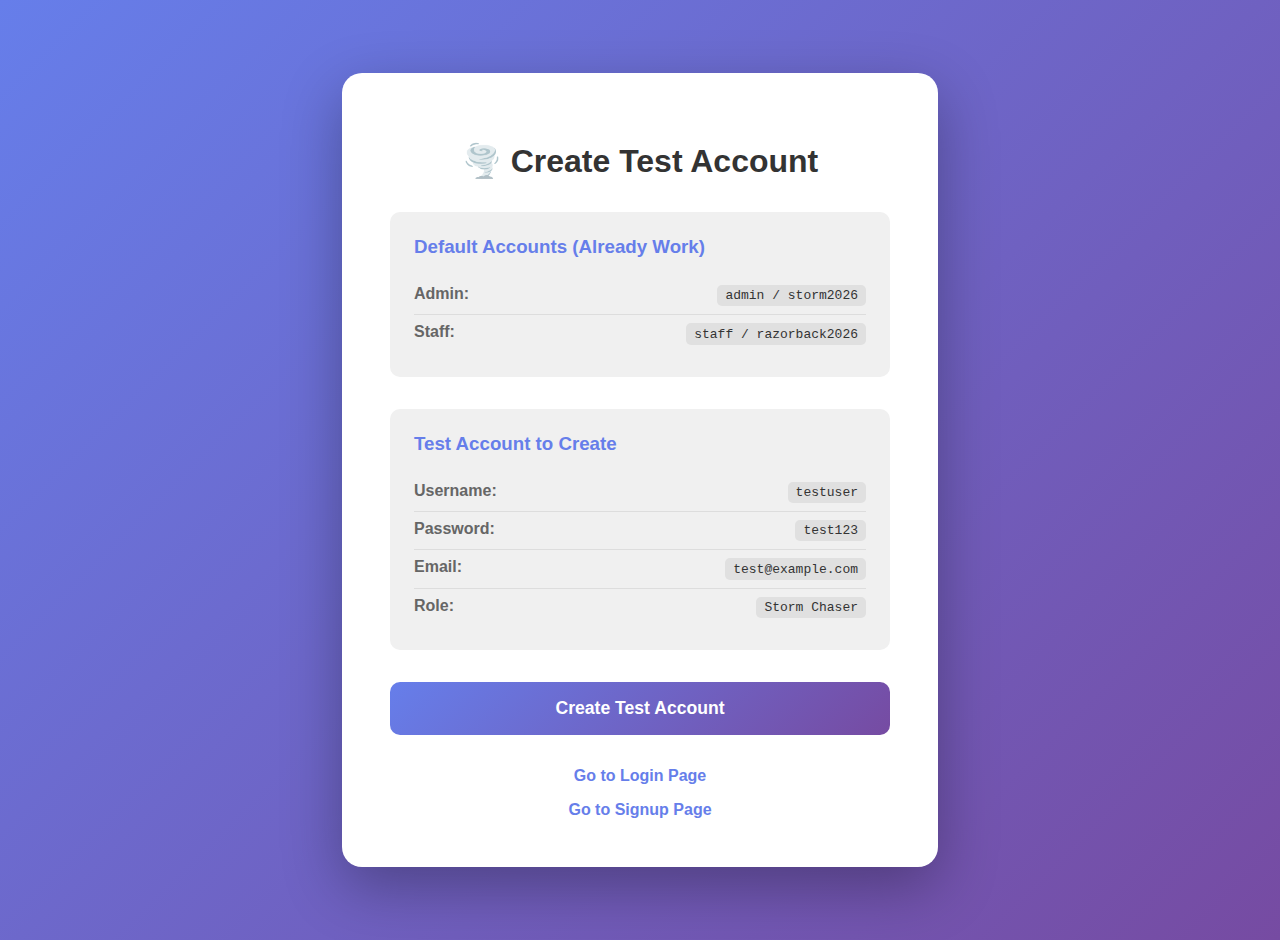
<file: create-test-account.html>
<!DOCTYPE html>
<html lang="en">
<head>
    <meta charset="UTF-8">
    <meta name="viewport" content="width=device-width, initial-scale=1.0">
    <title>Create Test Account</title>
    <style>
        body {
            font-family: 'Segoe UI', Tahoma, Geneva, Verdana, sans-serif;
            background: linear-gradient(135deg, #667eea 0%, #764ba2 100%);
            display: flex;
            align-items: center;
            justify-content: center;
            min-height: 100vh;
            margin: 0;
            padding: 20px;
        }
        .container {
            background: white;
            padding: 3rem;
            border-radius: 20px;
            box-shadow: 0 20px 60px rgba(0, 0, 0, 0.3);
            max-width: 500px;
            width: 100%;
        }
        h1 {
            color: #333;
            margin-bottom: 2rem;
            text-align: center;
        }
        .info {
            background: #f0f0f0;
            padding: 1.5rem;
            border-radius: 10px;
            margin-bottom: 2rem;
        }
        .info h3 {
            margin-top: 0;
            color: #667eea;
        }
        .credential {
            display: flex;
            justify-content: space-between;
            padding: 0.5rem 0;
            border-bottom: 1px solid #ddd;
        }
        .credential:last-child {
            border-bottom: none;
        }
        .label {
            font-weight: 600;
            color: #666;
        }
        .value {
            color: #333;
            font-family: monospace;
            background: #e0e0e0;
            padding: 0.2rem 0.5rem;
            border-radius: 5px;
        }
        button {
            width: 100%;
            padding: 1rem;
            background: linear-gradient(135deg, #667eea 0%, #764ba2 100%);
            color: white;
            border: none;
            border-radius: 10px;
            font-size: 1.1rem;
            font-weight: 600;
            cursor: pointer;
            margin-bottom: 1rem;
        }
        button:hover {
            transform: translateY(-2px);
            box-shadow: 0 5px 15px rgba(102, 126, 234, 0.4);
        }
        .success {
            background: #10b981;
            padding: 1rem;
            border-radius: 10px;
            color: white;
            text-align: center;
            margin-top: 1rem;
            display: none;
        }
        .success.show {
            display: block;
        }
        a {
            display: block;
            text-align: center;
            color: #667eea;
            text-decoration: none;
            font-weight: 600;
            margin-top: 1rem;
        }
    </style>
</head>
<body>
    <div class="container">
        <h1>🌪️ Create Test Account</h1>
        
        <div class="info">
            <h3>Default Accounts (Already Work)</h3>
            <div class="credential">
                <span class="label">Admin:</span>
                <span class="value">admin / storm2026</span>
            </div>
            <div class="credential">
                <span class="label">Staff:</span>
                <span class="value">staff / razorback2026</span>
            </div>
        </div>
        
        <div class="info">
            <h3>Test Account to Create</h3>
            <div class="credential">
                <span class="label">Username:</span>
                <span class="value">testuser</span>
            </div>
            <div class="credential">
                <span class="label">Password:</span>
                <span class="value">test123</span>
            </div>
            <div class="credential">
                <span class="label">Email:</span>
                <span class="value">test@example.com</span>
            </div>
            <div class="credential">
                <span class="label">Role:</span>
                <span class="value">Storm Chaser</span>
            </div>
        </div>
        
        <button onclick="createTestAccount()">Create Test Account</button>
        
        <div class="success" id="successMessage">
            ✓ Test account created successfully!<br>
            You can now login with:<br>
            <strong>testuser / test123</strong>
        </div>
        
        <a href="login.html">Go to Login Page</a>
        <a href="signup.html">Go to Signup Page</a>
    </div>
    
    <script>
        function createTestAccount() {
            // Get existing users or create empty object
            const existingUsers = JSON.parse(localStorage.getItem('staffUsers') || '{}');
            
            // Add test account
            existingUsers['testuser'] = {
                password: 'test123',
                email: 'test@example.com',
                role: 'chaser',
                registrationCode: 'STORM2026',
                accessLevel: 'staff',
                createdAt: new Date().toISOString()
            };
            
            // Save to localStorage
            localStorage.setItem('staffUsers', JSON.stringify(existingUsers));
            
            // Show success message
            document.getElementById('successMessage').classList.add('show');
            
            // Change button text
            event.target.textContent = 'Account Created!';
            event.target.style.background = '#10b981';
            event.target.disabled = true;
        }
    </script>
</body>
</html>
</file>
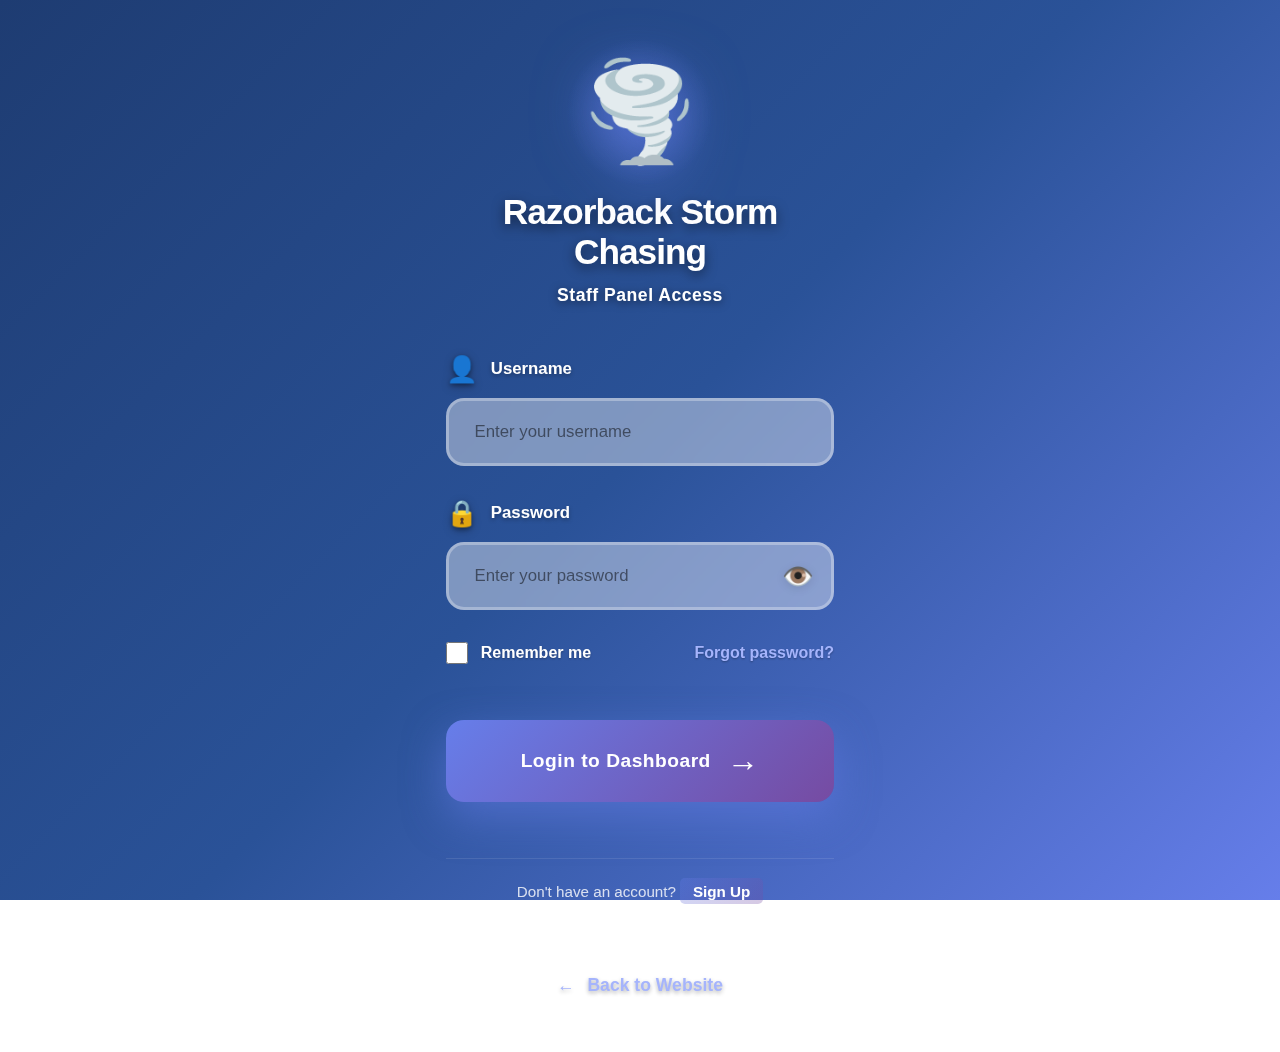
<file: login.html>
<!DOCTYPE html>
<html lang="en">
<head>
    <meta charset="UTF-8">
    <meta name="viewport" content="width=device-width, initial-scale=1.0, maximum-scale=1.0, user-scalable=no">
    <meta name="apple-mobile-web-app-capable" content="yes">
    <meta name="mobile-web-app-capable" content="yes">
    <title>Staff Login - Razorback Storm Chasing</title>
    <link rel="stylesheet" href="login.css">
</head>
<body>
    <div class="login-container">
        <div class="login-background">
            <div class="particles" id="particles"></div>
            <div class="storm-animation"></div>
            <div class="lightning"></div>
        </div>
        
        <div class="login-box">
            <div class="login-header">
                <div class="logo-container">
                    <div class="logo-glow"></div>
                    <div class="logo">🌪️</div>
                </div>
                <h1>Razorback Storm Chasing</h1>
                <p>Staff Panel Access</p>
            </div>
            
            <form class="login-form" id="loginForm">
                <div class="form-group">
                    <label for="username">
                        <span class="icon">👤</span>
                        Username
                    </label>
                    <div class="input-wrapper">
                        <input 
                            type="text" 
                            id="username" 
                            name="username" 
                            placeholder="Enter your username"
                            required
                            autocomplete="username"
                        >
                        <div class="input-underline"></div>
                    </div>
                </div>
                
                <div class="form-group">
                    <label for="password">
                        <span class="icon">🔒</span>
                        Password
                    </label>
                    <div class="input-wrapper">
                        <input 
                            type="password" 
                            id="password" 
                            name="password" 
                            placeholder="Enter your password"
                            required
                            autocomplete="current-password"
                        >
                        <span class="toggle-password" id="togglePassword">👁️</span>
                        <div class="input-underline"></div>
                    </div>
                </div>
                
                <div class="form-options">
                    <label class="remember-me">
                        <input type="checkbox" id="rememberMe">
                        <span>Remember me</span>
                    </label>
                    <a href="#" class="forgot-password">Forgot password?</a>
                </div>
                
                <button type="submit" class="login-btn" id="loginBtn">
                    <span>Login to Dashboard</span>
                    <span class="arrow">→</span>
                </button>
                
                <div class="error-message" id="errorMessage"></div>
                
                <div class="signup-link">
                    <p>Don't have an account? <a href="signup.html">Sign Up</a></p>
                </div>
            </form>
            
            <div class="login-footer">
                <a href="index.html" class="back-link">
                    <span>←</span>
                    <span>Back to Website</span>
                </a>
            </div>
        </div>
    </div>
    
    <!-- Signup Modal -->
    <div id="signupModal" class="signup-modal">
        <div class="signup-modal-content">
            <div class="signup-header">
                <h2>🌪️ Create Staff Account</h2>
                <span class="close-signup" id="closeSignup">&times;</span>
            </div>
            <form class="signup-form" id="signupForm">
                <div class="form-group">
                    <label for="signupUsername">
                        <span class="icon">👤</span>
                        Username
                    </label>
                    <input 
                        type="text" 
                        id="signupUsername" 
                        placeholder="Choose a username"
                        required
                        minlength="3"
                    >
                </div>
                
                <div class="form-group">
                    <label for="signupEmail">
                        <span class="icon">📧</span>
                        Email
                    </label>
                    <input 
                        type="email" 
                        id="signupEmail" 
                        placeholder="Enter your email"
                        required
                    >
                </div>
                
                <div class="form-group">
                    <label for="signupPassword">
                        <span class="icon">🔒</span>
                        Password
                    </label>
                    <input 
                        type="password" 
                        id="signupPassword" 
                        placeholder="Create a password"
                        required
                        minlength="6"
                    >
                </div>
                
                <div class="form-group">
                    <label for="signupPasswordConfirm">
                        <span class="icon">🔒</span>
                        Confirm Password
                    </label>
                    <input 
                        type="password" 
                        id="signupPasswordConfirm" 
                        placeholder="Confirm your password"
                        required
                        minlength="6"
                    >
                </div>
                
                <div class="form-group">
                    <label for="signupRole">
                        <span class="icon">👔</span>
                        Role
                    </label>
                    <select id="signupRole" required>
                        <option value="">Select your role</option>
                        <option value="staff">Staff Member</option>
                        <option value="chaser">Storm Chaser</option>
                        <option value="photographer">Photographer</option>
                        <option value="meteorologist">Meteorologist</option>
                    </select>
                </div>
                
                <button type="submit" class="signup-btn">
                    <span>Create Account</span>
                    <span class="arrow">→</span>
                </button>
                
                <div class="signup-message" id="signupMessage"></div>
            </form>
        </div>
    </div>
    
    <script src="login.js"></script>
</body>
</html>
</file>
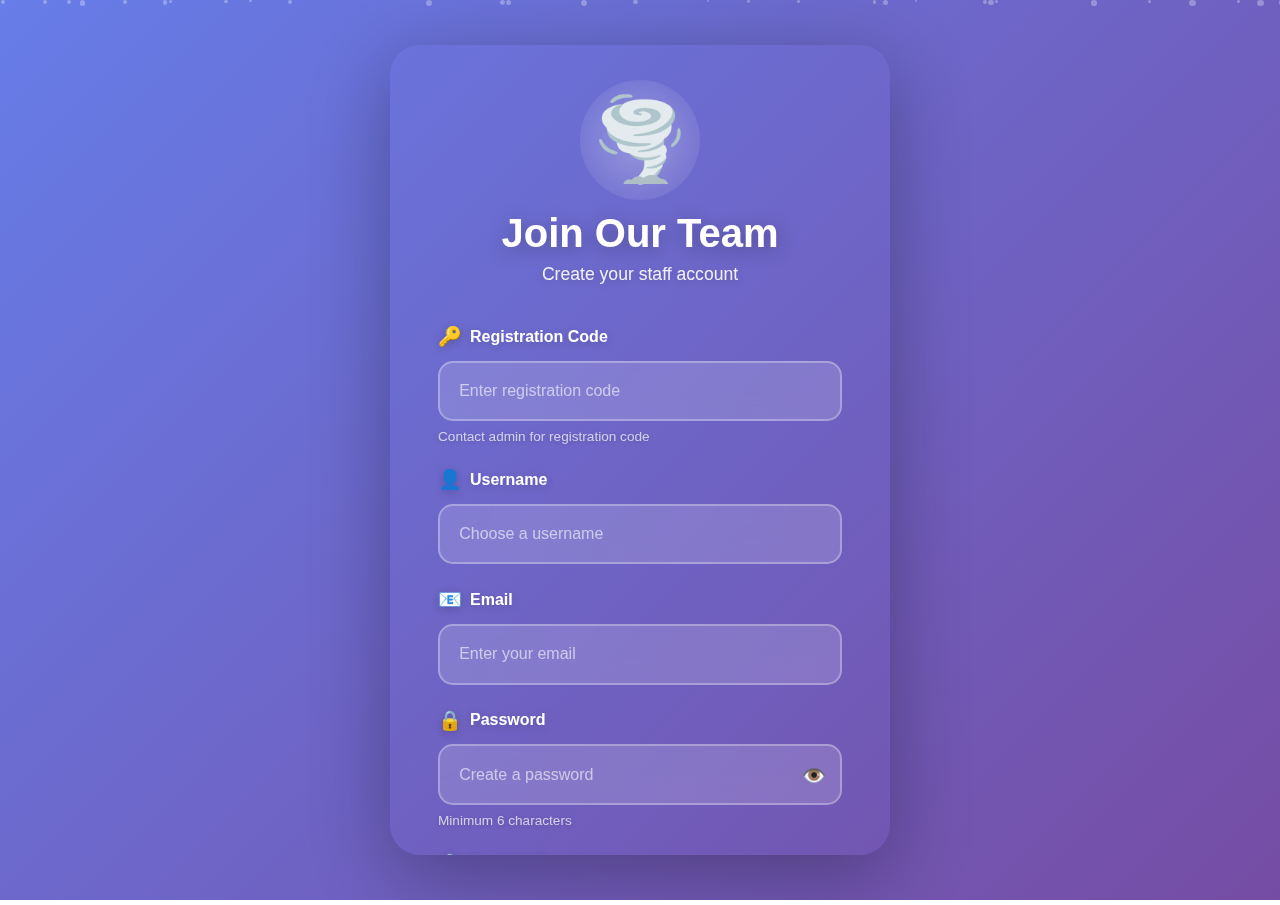
<file: signup.html>
<!DOCTYPE html>
<html lang="en">
<head>
    <meta charset="UTF-8">
    <meta name="viewport" content="width=device-width, initial-scale=1.0, maximum-scale=1.0, user-scalable=no">
    <meta name="apple-mobile-web-app-capable" content="yes">
    <meta name="mobile-web-app-capable" content="yes">
    <title>Staff Signup - Razorback Storm Chasing</title>
    <link rel="stylesheet" href="signup.css">
</head>
<body>
    <div class="signup-container">
        <div class="signup-background">
            <div class="particles" id="particles"></div>
        </div>
        
        <div class="signup-box">
            <div class="signup-header">
                <div class="logo-container">
                    <div class="logo-glow"></div>
                    <div class="logo">🌪️</div>
                </div>
                <h1>Join Our Team</h1>
                <p>Create your staff account</p>
            </div>
            
            <form class="signup-form" id="signupForm">
                <div class="form-group">
                    <label for="registrationCode">
                        <span class="icon">🔑</span>
                        Registration Code
                    </label>
                    <div class="input-wrapper">
                        <input 
                            type="text" 
                            id="registrationCode" 
                            placeholder="Enter registration code"
                            required
                        >
                        <div class="input-underline"></div>
                    </div>
                    <small class="help-text">Contact admin for registration code</small>
                </div>
                
                <div class="form-group">
                    <label for="username">
                        <span class="icon">👤</span>
                        Username
                    </label>
                    <div class="input-wrapper">
                        <input 
                            type="text" 
                            id="username" 
                            placeholder="Choose a username"
                            required
                            minlength="3"
                        >
                        <div class="input-underline"></div>
                    </div>
                </div>
                
                <div class="form-group">
                    <label for="email">
                        <span class="icon">📧</span>
                        Email
                    </label>
                    <div class="input-wrapper">
                        <input 
                            type="email" 
                            id="email" 
                            placeholder="Enter your email"
                            required
                        >
                        <div class="input-underline"></div>
                    </div>
                </div>
                
                <div class="form-group">
                    <label for="password">
                        <span class="icon">🔒</span>
                        Password
                    </label>
                    <div class="input-wrapper">
                        <input 
                            type="password" 
                            id="password" 
                            placeholder="Create a password"
                            required
                            minlength="6"
                        >
                        <span class="toggle-password" id="togglePassword">👁️</span>
                        <div class="input-underline"></div>
                    </div>
                    <small class="help-text">Minimum 6 characters</small>
                </div>
                
                <div class="form-group">
                    <label for="confirmPassword">
                        <span class="icon">🔒</span>
                        Confirm Password
                    </label>
                    <div class="input-wrapper">
                        <input 
                            type="password" 
                            id="confirmPassword" 
                            placeholder="Confirm your password"
                            required
                            minlength="6"
                        >
                        <span class="toggle-password-confirm" id="togglePasswordConfirm">👁️</span>
                        <div class="input-underline"></div>
                    </div>
                </div>
                
                <div class="form-group">
                    <label for="role">
                        <span class="icon">👔</span>
                        Role
                    </label>
                    <div class="input-wrapper">
                        <select id="role" required>
                            <option value="">Select your role</option>
                            <option value="staff">Staff Member</option>
                            <option value="chaser">Storm Chaser</option>
                            <option value="photographer">Photographer</option>
                            <option value="meteorologist">Meteorologist</option>
                            <option value="videographer">Videographer</option>
                        </select>
                        <div class="input-underline"></div>
                    </div>
                </div>
                
                <button type="submit" class="signup-btn" id="signupBtn">
                    <span>Create Account</span>
                    <span class="arrow">→</span>
                </button>
                
                <div class="message" id="message"></div>
            </form>
            
            <div class="signup-footer">
                <p>Already have an account? <a href="login.html">Login</a></p>
                <a href="index.html" class="back-link">
                    <span>←</span>
                    <span>Back to Website</span>
                </a>
            </div>
        </div>
    </div>
    
    <script src="signup.js"></script>
</body>
</html>
</file>
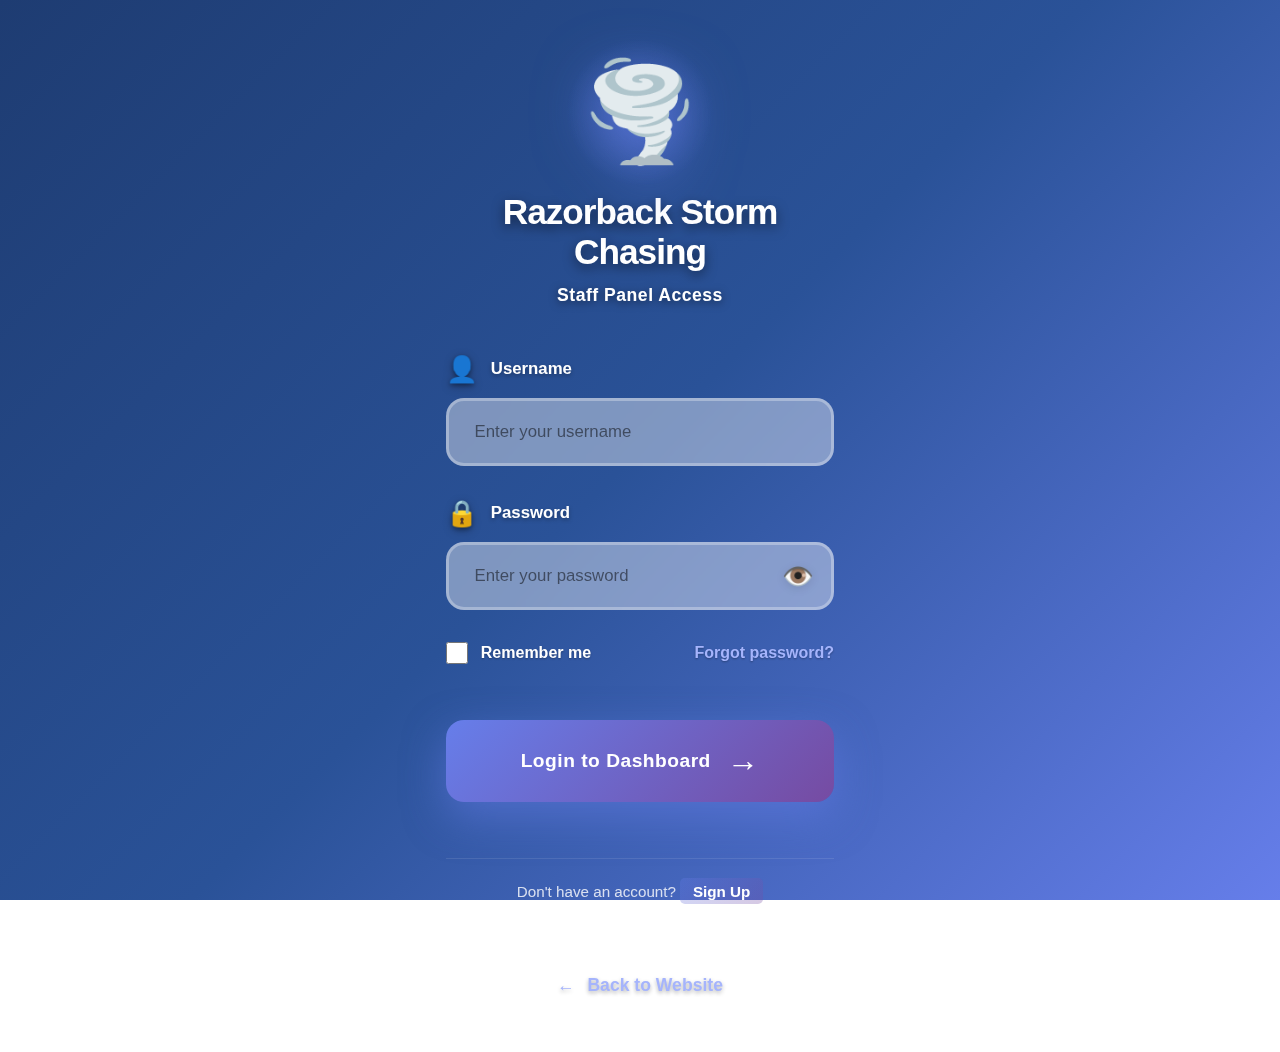
<file: staff-panel.html>
<!DOCTYPE html>
<html lang="en">
<head>
    <meta charset="UTF-8">
    <meta name="viewport" content="width=device-width, initial-scale=1.0">
    <title>Staff Panel - Razorback Storm Chasing</title>
    <link rel="stylesheet" href="staff-panel.css">
</head>
<body>
    <div class="staff-container">
        <header class="staff-header">
            <h1>🌪️ Razorback Storm Chasing - Staff Panel</h1>
            <div class="header-actions">
                <div class="user-info">
                    <div class="user-avatar">A</div>
                    <span>Admin</span>
                </div>
                <button id="logoutBtn" class="btn-logout">Logout</button>
            </div>
        </header>

        <div class="staff-content">
            <aside class="sidebar">
                <nav class="staff-nav">
                    <button class="nav-btn active" data-section="dashboard">
                        <span>📊</span> Dashboard
                    </button>
                    <button class="nav-btn" data-section="chases">
                        <span>🚗</span> Manage Chases
                    </button>
                    <button class="nav-btn" data-section="calendar">
                        <span>📆</span> Calendar
                    </button>
                    <button class="nav-btn" data-section="bookings">
                        <span>📅</span> Bookings
                    </button>
                    <button class="nav-btn" data-section="gallery">
                        <span>🖼️</span> Gallery Manager
                    </button>
                    <button class="nav-btn" data-section="blog">
                        <span>📝</span> Blog Posts
                    </button>
                    <button class="nav-btn" data-section="messages">
                        <span>✉️</span> Messages
                    </button>
                    <button class="nav-btn" data-section="users">
                        <span>👥</span> User Approvals
                    </button>
                    <button class="nav-btn" data-section="settings">
                        <span>⚙️</span> Settings
                    </button>
                </nav>
            </aside>

            <main class="main-content">
                <!-- Dashboard Section -->
                <section id="dashboard" class="content-section active">
                    <h2>📊 Dashboard Overview</h2>
                    <div class="stats-grid">
                        <div class="stat-card">
                            <div class="stat-icon">👥</div>
                            <div class="stat-info">
                                <h3>Total Bookings</h3>
                                <p class="stat-number">24</p>
                                <p class="stat-change">↑ 12% from last month</p>
                            </div>
                        </div>
                        <div class="stat-card">
                            <div class="stat-icon">🌪️</div>
                            <div class="stat-info">
                                <h3>Active Chases</h3>
                                <p class="stat-number">3</p>
                                <p class="stat-change">2 scheduled this week</p>
                            </div>
                        </div>
                        <div class="stat-card">
                            <div class="stat-icon">✉️</div>
                            <div class="stat-info">
                                <h3>New Messages</h3>
                                <p class="stat-number">12</p>
                                <p class="stat-change">5 unread</p>
                            </div>
                        </div>
                        <div class="stat-card">
                            <div class="stat-icon">📸</div>
                            <div class="stat-info">
                                <h3>Gallery Items</h3>
                                <p class="stat-number">156</p>
                                <p class="stat-change">↑ 8 new this week</p>
                            </div>
                        </div>
                    </div>

                    <div class="recent-activity">
                        <h3>📋 Recent Activity</h3>
                        <div class="activity-list">
                            <div class="activity-item">
                                <span class="activity-time">2 hours ago</span>
                                <p>🆕 New booking request from John Smith for May 15 chase</p>
                            </div>
                            <div class="activity-item">
                                <span class="activity-time">5 hours ago</span>
                                <p>📅 Chase scheduled for May 15, 2026 in Oklahoma City</p>
                            </div>
                            <div class="activity-item">
                                <span class="activity-time">1 day ago</span>
                                <p>📝 New blog post published: "Tornado Safety Tips"</p>
                            </div>
                            <div class="activity-item">
                                <span class="activity-time">2 days ago</span>
                                <p>📸 8 new images added to gallery from Texas chase</p>
                            </div>
                        </div>
                    </div>
                </section>

                <!-- Manage Chases Section -->
                <section id="chases" class="content-section">
                    <h2>🚗 Manage Storm Chases</h2>
                    <input type="text" class="search-bar" id="chaseSearch" placeholder="🔍 Search chases...">
                    <button class="btn-primary" id="addChaseBtn">+ Add New Chase</button>
                    <div class="table-container">
                        <table class="data-table">
                            <thead>
                                <tr>
                                    <th>Date</th>
                                    <th>Location</th>
                                    <th>Status</th>
                                    <th>Participants</th>
                                    <th>Actions</th>
                                </tr>
                            </thead>
                            <tbody id="chasesTableBody">
                                <!-- Chases will be loaded dynamically -->
                            </tbody>
                        </table>
                    </div>
                </section>

                <!-- Calendar Section -->
                <section id="calendar" class="content-section">
                    <h2>📆 Storm Chase Calendar</h2>
                    <button class="btn-primary" id="addCalendarEventBtn">+ Add Calendar Event</button>
                    <div class="calendar-container">
                        <div class="calendar-header">
                            <button class="calendar-nav-btn" id="prevMonth">◀</button>
                            <h3 id="currentMonth">January 2026</h3>
                            <button class="calendar-nav-btn" id="nextMonth">▶</button>
                        </div>
                        <div class="calendar-grid">
                            <div class="calendar-day-header">Sun</div>
                            <div class="calendar-day-header">Mon</div>
                            <div class="calendar-day-header">Tue</div>
                            <div class="calendar-day-header">Wed</div>
                            <div class="calendar-day-header">Thu</div>
                            <div class="calendar-day-header">Fri</div>
                            <div class="calendar-day-header">Sat</div>
                            <div id="calendarDays"></div>
                        </div>
                    </div>
                    <div class="calendar-legend">
                        <h4>Legend:</h4>
                        <div class="legend-item">
                            <span class="legend-color" style="background: #667eea;"></span>
                            <span>Scheduled Chase</span>
                        </div>
                        <div class="legend-item">
                            <span class="legend-color" style="background: #10b981;"></span>
                            <span>Active Chase</span>
                        </div>
                    </div>
                    <div class="calendar-events" id="calendarEvents">
                        <h4>Upcoming Chases</h4>
                        <div id="upcomingChases"></div>
                    </div>
                </section>

                <!-- Bookings Section -->
                <section id="bookings" class="content-section">
                    <h2>📅 Customer Bookings</h2>
                    <input type="text" class="search-bar" id="bookingSearch" placeholder="🔍 Search bookings...">
                    <div class="table-container">
                        <table class="data-table">
                            <thead>
                                <tr>
                                    <th>Name</th>
                                    <th>Email</th>
                                    <th>Chase Date</th>
                                    <th>Status</th>
                                    <th>Actions</th>
                                </tr>
                            </thead>
                            <tbody id="bookingsTableBody">
                                <!-- Bookings will be loaded dynamically -->
                            </tbody>
                        </table>
                    </div>
                </section>

                <!-- Gallery Manager Section -->
                <section id="gallery" class="content-section">
                    <h2>🖼️ Gallery Manager</h2>
                    <input type="text" class="search-bar" id="gallerySearch" placeholder="🔍 Search images...">
                    <div style="display: flex; gap: 1rem; margin-bottom: 1.5rem;">
                        <button class="btn-primary" id="addImageBtn">+ Add Image URL</button>
                        <button class="btn-primary" id="uploadImageBtn" style="background: linear-gradient(135deg, #10b981 0%, #059669 100%);">📁 Upload from Computer</button>
                    </div>
                    <input type="file" id="imageFileInput" accept="image/*" multiple style="display: none;">
                    <div class="gallery-grid" id="adminGalleryGrid">
                        <!-- Gallery items will be loaded dynamically -->
                    </div>
                </section>

                <!-- Blog Posts Section -->
                <section id="blog" class="content-section">
                    <h2>📝 Blog Posts Manager</h2>
                    <input type="text" class="search-bar" id="blogSearch" placeholder="🔍 Search blog posts...">
                    <button class="btn-primary" id="addBlogBtn">+ Create New Post</button>
                    <div class="blog-list" id="adminBlogList">
                        <!-- Blog posts will be loaded dynamically -->
                    </div>
                </section>

                <!-- Messages Section -->
                <section id="messages" class="content-section">
                    <h2>✉️ Customer Messages</h2>
                    <input type="text" class="search-bar" placeholder="🔍 Search messages...">
                    <div class="messages-list">
                        <div class="message-item unread">
                            <div class="message-header">
                                <strong>Mike Davis</strong>
                                <span class="message-time">2 hours ago</span>
                            </div>
                            <p class="message-subject">Question about May chase</p>
                            <p class="message-preview">Hi, I'm interested in joining the May 15th chase. Do you still have spots available?</p>
                            <button class="btn-small">Reply</button>
                        </div>
                        <div class="message-item">
                            <div class="message-header">
                                <strong>Emily Wilson</strong>
                                <span class="message-time">1 day ago</span>
                            </div>
                            <p class="message-subject">Footage licensing inquiry</p>
                            <p class="message-preview">I'm working on a documentary and would like to license some of your tornado footage...</p>
                            <button class="btn-small">Reply</button>
                        </div>
                    </div>
                </section>

                <!-- User Approvals Section -->
                <section id="users" class="content-section">
                    <h2>👥 User Account Approvals</h2>
                    <div class="approval-stats">
                        <div class="approval-stat">
                            <span class="stat-number" id="pendingCount">0</span>
                            <span class="stat-label">Pending</span>
                        </div>
                        <div class="approval-stat">
                            <span class="stat-number" id="approvedCount">0</span>
                            <span class="stat-label">Approved</span>
                        </div>
                        <div class="approval-stat">
                            <span class="stat-number" id="rejectedCount">0</span>
                            <span class="stat-label">Rejected</span>
                        </div>
                    </div>
                    
                    <h3 style="margin-top: 2rem; margin-bottom: 1rem;">⏳ Pending Approvals</h3>
                    <div id="pendingUsersList"></div>
                    
                    <h3 style="margin-top: 2rem; margin-bottom: 1rem;">✓ Approved Users</h3>
                    <div id="approvedUsersList"></div>
                </section>

                <!-- Settings Section -->
                <section id="settings" class="content-section">
                    <h2>⚙️ System Settings</h2>
                    
                    <div class="settings-section">
                        <h3>🖼️ Login Page Background</h3>
                        <p class="settings-description">Customize the background image for the staff login page</p>
                        
                        <div class="background-preview" id="backgroundPreview">
                            <img id="currentBackground" src="" alt="Current background">
                            <div class="preview-overlay">Current Background</div>
                        </div>
                        
                        <div class="background-controls">
                            <button class="btn-primary" id="uploadBackgroundBtn">📁 Upload New Background</button>
                            <button class="btn-primary" id="useUrlBtn" style="background: linear-gradient(135deg, #3b82f6 0%, #2563eb 100%);">🔗 Use Image URL</button>
                            <button class="btn-primary btn-danger" id="resetBackgroundBtn">🔄 Reset to Default</button>
                        </div>
                        
                        <input type="file" id="backgroundFileInput" accept="image/*" style="display: none;">
                        
                        <div class="background-gallery">
                            <h4>Quick Select - Storm Backgrounds</h4>
                            <div class="preset-backgrounds">
                                <div class="preset-bg" data-url="https://images.unsplash.com/photo-1527482797697-8795b05a13fe?w=1920&h=1080&fit=crop">
                                    <img src="https://images.unsplash.com/photo-1527482797697-8795b05a13fe?w=300&h=200&fit=crop" alt="Tornado">
                                    <span>Tornado</span>
                                </div>
                                <div class="preset-bg" data-url="https://images.unsplash.com/photo-1605727216801-e27ce1d0cc28?w=1920&h=1080&fit=crop">
                                    <img src="https://images.unsplash.com/photo-1605727216801-e27ce1d0cc28?w=300&h=200&fit=crop" alt="Lightning">
                                    <span>Lightning</span>
                                </div>
                                <div class="preset-bg" data-url="https://images.unsplash.com/photo-1561553543-1d1c0b4e0c4d?w=1920&h=1080&fit=crop">
                                    <img src="https://images.unsplash.com/photo-1561553543-1d1c0b4e0c4d?w=300&h=200&fit=crop" alt="Supercell">
                                    <span>Supercell</span>
                                </div>
                                <div class="preset-bg" data-url="https://images.unsplash.com/photo-1601134467661-3d775b999c8b?w=1920&h=1080&fit=crop">
                                    <img src="https://images.unsplash.com/photo-1601134467661-3d775b999c8b?w=300&h=200&fit=crop" alt="Storm Clouds">
                                    <span>Storm Clouds</span>
                                </div>
                                <div class="preset-bg" data-url="https://images.unsplash.com/photo-1534088568595-a066f410bcda?w=1920&h=1080&fit=crop">
                                    <img src="https://images.unsplash.com/photo-1534088568595-a066f410bcda?w=300&h=200&fit=crop" alt="Hail Storm">
                                    <span>Hail Storm</span>
                                </div>
                                <div class="preset-bg" data-url="https://images.unsplash.com/photo-1559827260-dc66d52bef19?w=1920&h=1080&fit=crop">
                                    <img src="https://images.unsplash.com/photo-1559827260-dc66d52bef19?w=300&h=200&fit=crop" alt="Dark Storm">
                                    <span>Dark Storm</span>
                                </div>
                            </div>
                        </div>
                    </div>
                    
                    <div class="settings-section">
                        <h3>🔧 General Settings</h3>
                        <div class="settings-form">
                            <div class="form-group">
                                <label>Site Title</label>
                                <input type="text" value="Razorback Storm Chasing" class="form-input">
                            </div>
                            <div class="form-group">
                                <label>Contact Email</label>
                                <input type="email" value="info@razorbackstormchasing.com" class="form-input">
                            </div>
                            <div class="form-group">
                                <label>Phone Number</label>
                                <input type="tel" value="(555) 123-4567" class="form-input">
                            </div>
                            <div class="form-group">
                                <label>Change Staff Password</label>
                                <input type="password" placeholder="New password" class="form-input">
                            </div>
                            <button class="btn-primary">Save Changes</button>
                        </div>
                    </div>
                </section>
            </main>
        </div>
    </div>

    <!-- Calendar Event Modal -->
    <div id="calendarEventModal" class="modal">
        <div class="modal-content">
            <div class="modal-header">
                <h3>📅 Add Calendar Event</h3>
                <span class="modal-close" id="closeCalendarModal">&times;</span>
            </div>
            <div class="modal-body">
                <form id="calendarEventForm">
                    <div class="form-group">
                        <label>Event Title</label>
                        <input type="text" id="eventTitle" class="form-input" placeholder="e.g., Storm Chase - Oklahoma" required>
                    </div>
                    
                    <div class="form-row">
                        <div class="form-group">
                            <label>Month</label>
                            <select id="eventMonth" class="form-input" required>
                                <option value="0">January</option>
                                <option value="1">February</option>
                                <option value="2">March</option>
                                <option value="3">April</option>
                                <option value="4">May</option>
                                <option value="5">June</option>
                                <option value="6">July</option>
                                <option value="7">August</option>
                                <option value="8">September</option>
                                <option value="9">October</option>
                                <option value="10">November</option>
                                <option value="11">December</option>
                            </select>
                        </div>
                        
                        <div class="form-group">
                            <label>Day</label>
                            <input type="number" id="eventDay" class="form-input" min="1" max="31" placeholder="15" required>
                        </div>
                        
                        <div class="form-group">
                            <label>Year</label>
                            <input type="number" id="eventYear" class="form-input" min="2024" max="2030" placeholder="2026" required>
                        </div>
                    </div>
                    
                    <div class="form-group">
                        <label>Time</label>
                        <input type="time" id="eventTime" class="form-input" required>
                    </div>
                    
                    <div class="form-group">
                        <label>Location</label>
                        <input type="text" id="eventLocation" class="form-input" placeholder="e.g., Oklahoma City, OK" required>
                    </div>
                    
                    <div class="form-group">
                        <label>Status</label>
                        <select id="eventStatus" class="form-input" required>
                            <option value="Scheduled">Scheduled</option>
                            <option value="Active">Active</option>
                        </select>
                    </div>
                    
                    <div class="form-group">
                        <label>Number of Participants</label>
                        <input type="number" id="eventParticipants" class="form-input" min="0" placeholder="0" value="0">
                    </div>
                    
                    <div class="modal-actions">
                        <button type="submit" class="btn-primary">Save Event</button>
                        <button type="button" class="btn-secondary" id="cancelCalendarEvent">Cancel</button>
                    </div>
                </form>
            </div>
        </div>
    </div>

    <script src="gallery-data.js"></script>
    <script src="blog-data.js"></script>
    <script src="chase-data.js"></script>
    <script src="booking-data.js"></script>
    <script src="staff-panel.js"></script>
    <script src="auth-check.js"></script>
</body>
</html>
</file>
<file: login.css>
* {
    margin: 0;
    padding: 0;
    box-sizing: border-box;
}

body {
    font-family: 'Segoe UI', Tahoma, Geneva, Verdana, sans-serif;
    overflow: hidden;
}

.login-container {
    min-height: 100vh;
    display: flex;
    align-items: center;
    justify-content: center;
    position: relative;
}

.login-background {
    position: fixed;
    top: 0;
    left: 0;
    width: 100%;
    height: 100%;
    background: linear-gradient(135deg, #1e3c72 0%, #2a5298 50%, #667eea 100%);
    z-index: 0;
    animation: backgroundPan 60s ease-in-out infinite;
}

@keyframes backgroundPan {
    0%, 100% {
        background-position: 0% 50%;
        background-size: 110%;
    }
    25% {
        background-position: 100% 50%;
        background-size: 120%;
    }
    50% {
        background-position: 100% 100%;
        background-size: 110%;
    }
    75% {
        background-position: 0% 100%;
        background-size: 120%;
    }
}

/* Dynamic background from localStorage - no overlay */
body.custom-bg .login-background {
    background: none;
    animation: backgroundPan 60s ease-in-out infinite;
}

body.custom-bg .login-background::before {
    content: '';
    position: absolute;
    top: 0;
    left: 0;
    width: 100%;
    height: 100%;
    background: rgba(0, 0, 0, 0.3);
    z-index: 1;
}

/* Animated particles - DISABLED */
.particles {
    position: absolute;
    width: 100%;
    height: 100%;
    overflow: hidden;
    z-index: 2;
    display: none;
}

.particle {
    display: none;
}

/* Storm animation - DISABLED */
.storm-animation {
    display: none;
}

/* Lightning effect - DISABLED */
.lightning {
    position: absolute;
    width: 100%;
    height: 100%;
    background: rgba(255, 255, 255, 0);
    pointer-events: none;
    z-index: 2;
    display: none;
}

.login-box {
    position: relative;
    z-index: 10;
    background: transparent;
    backdrop-filter: none;
    padding: 3.5rem;
    border-radius: 35px;
    box-shadow: none;
    width: 90%;
    max-width: 500px;
    animation: slideUp 1s cubic-bezier(0.175, 0.885, 0.32, 1.275);
    border: none;
    position: relative;
    overflow: visible;
}

/* Shine effect - DISABLED */
.login-box::before {
    display: none;
}

@keyframes slideUp {
    from {
        opacity: 0;
        transform: translateY(100px) scale(0.8) rotateX(20deg);
    }
    to {
        opacity: 1;
        transform: translateY(0) scale(1) rotateX(0deg);
    }
}

.login-header {
    text-align: center;
    margin-bottom: 3rem;
    position: relative;
    z-index: 1;
}

.logo-container {
    position: relative;
    display: inline-block;
    margin-bottom: 1.5rem;
}

.logo {
    font-size: 6rem;
    animation: tornado-spin 5s ease-in-out infinite;
    filter: drop-shadow(0 15px 30px rgba(102, 126, 234, 0.6));
    display: inline-block;
}

@keyframes tornado-spin {
    0%, 100% {
        transform: rotate(0deg) scale(1);
        filter: drop-shadow(0 15px 30px rgba(102, 126, 234, 0.6));
    }
    25% {
        transform: rotate(90deg) scale(1.15);
        filter: drop-shadow(0 20px 40px rgba(102, 126, 234, 0.8));
    }
    50% {
        transform: rotate(180deg) scale(1);
        filter: drop-shadow(0 15px 30px rgba(102, 126, 234, 0.6));
    }
    75% {
        transform: rotate(270deg) scale(1.15);
        filter: drop-shadow(0 20px 40px rgba(102, 126, 234, 0.8));
    }
}

.logo-glow {
    position: absolute;
    top: 50%;
    left: 50%;
    transform: translate(-50%, -50%);
    width: 150px;
    height: 150px;
    background: radial-gradient(circle, rgba(102, 126, 234, 0.5), transparent 70%);
    border-radius: 50%;
    animation: glow-pulse 2.5s ease-in-out infinite;
}

@keyframes glow-pulse {
    0%, 100% {
        transform: translate(-50%, -50%) scale(1);
        opacity: 0.5;
    }
    50% {
        transform: translate(-50%, -50%) scale(1.4);
        opacity: 1;
    }
}

.login-header h1 {
    font-size: 2.2rem;
    color: #fff;
    margin-bottom: 0.8rem;
    font-weight: 800;
    letter-spacing: -1px;
    text-shadow: 0 4px 12px rgba(0, 0, 0, 0.5);
}

.login-header p {
    color: #fff;
    font-size: 1.1rem;
    font-weight: 600;
    letter-spacing: 0.5px;
    text-shadow: 0 2px 8px rgba(0, 0, 0, 0.5);
}

.login-form {
    display: flex;
    flex-direction: column;
    gap: 2rem;
    position: relative;
    z-index: 1;
}

.form-group {
    position: relative;
    animation: fadeIn 0.8s ease-out backwards;
}

.form-group:nth-child(1) {
    animation-delay: 0.2s;
}

.form-group:nth-child(2) {
    animation-delay: 0.3s;
}

@keyframes fadeIn {
    from {
        opacity: 0;
        transform: translateX(-30px);
    }
    to {
        opacity: 1;
        transform: translateX(0);
    }
}

.form-group label {
    display: flex;
    align-items: center;
    gap: 0.8rem;
    font-weight: 700;
    color: #fff;
    margin-bottom: 0.9rem;
    font-size: 1.05rem;
    text-shadow: 0 2px 4px rgba(0, 0, 0, 0.3);
}

.form-group .icon {
    font-size: 1.6rem;
    filter: drop-shadow(0 2px 4px rgba(0, 0, 0, 0.3));
}

.input-wrapper {
    position: relative;
}

.form-group input {
    width: 100%;
    padding: 1.3rem 1.6rem;
    border: 3px solid rgba(255, 255, 255, 0.3);
    border-radius: 18px;
    font-size: 1.05rem;
    transition: all 0.4s cubic-bezier(0.175, 0.885, 0.32, 1.275);
    background: rgba(255, 255, 255, 0.4);
    backdrop-filter: blur(10px);
    font-weight: 500;
    color: #333;
}

.form-group input::placeholder {
    color: rgba(0, 0, 0, 0.5);
}

.form-group input:focus {
    outline: none;
    border-color: #667eea;
    box-shadow: 
        0 0 0 6px rgba(102, 126, 234, 0.15),
        0 15px 40px rgba(102, 126, 234, 0.25);
    transform: translateY(-4px);
    background: rgba(255, 255, 255, 0.6);
}

.input-underline {
    position: absolute;
    bottom: 0;
    left: 0;
    width: 0;
    height: 4px;
    background: linear-gradient(135deg, #667eea 0%, #764ba2 100%);
    border-radius: 4px;
    transition: width 0.5s cubic-bezier(0.175, 0.885, 0.32, 1.275);
}

.form-group input:focus ~ .input-underline {
    width: 100%;
}

.toggle-password {
    position: absolute;
    right: 20px;
    top: 50%;
    transform: translateY(-50%);
    cursor: pointer;
    font-size: 1.6rem;
    user-select: none;
    transition: all 0.3s;
    z-index: 2;
    filter: drop-shadow(0 2px 4px rgba(0, 0, 0, 0.1));
}

.toggle-password:hover {
    transform: translateY(-50%) scale(1.4);
}

.toggle-password:active {
    transform: translateY(-50%) scale(1.1);
}

.form-options {
    display: flex;
    justify-content: space-between;
    align-items: center;
    font-size: 1rem;
    animation: fadeIn 0.8s ease-out 0.4s backwards;
}

.remember-me {
    display: flex;
    align-items: center;
    gap: 0.8rem;
    cursor: pointer;
    color: #fff;
    transition: color 0.3s;
    font-weight: 600;
    text-shadow: 0 1px 2px rgba(0, 0, 0, 0.3);
}

.remember-me:hover {
    color: #e0e7ff;
}

.remember-me input[type="checkbox"] {
    width: 22px;
    height: 22px;
    cursor: pointer;
    accent-color: #667eea;
}

.forgot-password {
    color: #a5b4fc;
    text-decoration: none;
    font-weight: 700;
    transition: all 0.3s;
    position: relative;
    text-shadow: 0 1px 2px rgba(0, 0, 0, 0.3);
}

.forgot-password::after {
    content: '';
    position: absolute;
    bottom: -3px;
    left: 0;
    width: 0;
    height: 3px;
    background: #fff;
    transition: width 0.3s;
    border-radius: 3px;
}

.forgot-password:hover::after {
    width: 100%;
}

.forgot-password:hover {
    color: #fff;
}

.login-btn {
    background: linear-gradient(135deg, #667eea 0%, #764ba2 100%);
    color: white;
    border: none;
    padding: 1.4rem;
    border-radius: 18px;
    font-size: 1.2rem;
    font-weight: 800;
    cursor: pointer;
    transition: all 0.4s cubic-bezier(0.175, 0.885, 0.32, 1.275);
    display: flex;
    align-items: center;
    justify-content: center;
    gap: 1rem;
    box-shadow: 
        0 15px 40px rgba(102, 126, 234, 0.5),
        0 0 0 0 rgba(102, 126, 234, 0.5);
    margin-top: 1.5rem;
    position: relative;
    overflow: hidden;
    animation: fadeIn 0.8s ease-out 0.5s backwards;
    letter-spacing: 0.5px;
}

.login-btn::before {
    content: '';
    position: absolute;
    top: 50%;
    left: 50%;
    width: 0;
    height: 0;
    border-radius: 50%;
    background: rgba(255, 255, 255, 0.4);
    transform: translate(-50%, -50%);
    transition: width 0.8s, height 0.8s;
}

.login-btn:hover::before {
    width: 500px;
    height: 500px;
}

.login-btn:hover {
    transform: translateY(-6px) scale(1.02);
    box-shadow: 
        0 20px 50px rgba(102, 126, 234, 0.6),
        0 0 0 10px rgba(102, 126, 234, 0.15);
}

.login-btn:active {
    transform: translateY(-3px) scale(0.98);
}

.login-btn .arrow {
    font-size: 2rem;
    transition: transform 0.3s;
    position: relative;
    z-index: 1;
}

.login-btn:hover .arrow {
    transform: translateX(10px);
}

.error-message {
    font-size: 1rem;
    text-align: center;
    padding: 1.2rem;
    border-radius: 15px;
    display: none;
    animation: shake 0.6s;
    font-weight: 700;
    border: 2px solid;
}

.error-message.show {
    display: block;
    animation: slideDown 0.5s ease-out;
}

@keyframes slideDown {
    from {
        opacity: 0;
        transform: translateY(-30px);
    }
    to {
        opacity: 1;
        transform: translateY(0);
    }
}

@keyframes shake {
    0%, 100% { transform: translateX(0); }
    10%, 30%, 50%, 70%, 90% { transform: translateX(-10px); }
    20%, 40%, 60%, 80% { transform: translateX(10px); }
}

.login-footer {
    text-align: center;
    margin-top: 2.5rem;
    padding-top: 2rem;
    border-top: 3px solid rgba(255, 255, 255, 0.5);
    animation: fadeIn 0.8s ease-out 0.6s backwards;
}

.back-link {
    color: #a5b4fc;
    text-decoration: none;
    font-weight: 700;
    transition: all 0.3s;
    display: inline-flex;
    align-items: center;
    gap: 0.8rem;
    font-size: 1.1rem;
    text-shadow: 0 2px 4px rgba(0, 0, 0, 0.3);
}

.back-link:hover {
    color: #fff;
    gap: 1.3rem;
    transform: translateX(-8px);
}

/* Loading state */
.login-btn.loading {
    pointer-events: none;
    opacity: 0.85;
}

.login-btn.loading::after {
    content: '';
    width: 26px;
    height: 26px;
    border: 4px solid rgba(255, 255, 255, 0.3);
    border-top-color: white;
    border-radius: 50%;
    animation: spin-loader 0.8s linear infinite;
    margin-left: 12px;
}

@keyframes spin-loader {
    to { transform: rotate(360deg); }
}

/* Success state */
.login-btn.success {
    background: linear-gradient(135deg, #10b981 0%, #059669 100%);
    box-shadow: 0 15px 40px rgba(16, 185, 129, 0.5);
}

/* Info box */
.info-box {
    background: rgba(102, 126, 234, 0.25);
    backdrop-filter: blur(20px);
    border: 3px solid rgba(102, 126, 234, 0.4);
    border-radius: 18px;
    padding: 1.5rem;
    margin-top: 2rem;
    animation: fadeIn 0.8s ease-out 0.7s backwards;
    box-shadow: 0 8px 25px rgba(102, 126, 234, 0.2);
}

.info-box h4 {
    color: #fff;
    margin-bottom: 1rem;
    font-size: 1.1rem;
    display: flex;
    align-items: center;
    gap: 0.6rem;
    font-weight: 700;
    text-shadow: 0 2px 4px rgba(0, 0, 0, 0.3);
}

.info-box ul {
    list-style: none;
    padding: 0;
    margin: 0;
}

.info-box li {
    color: #fff;
    font-size: 0.95rem;
    padding: 0.6rem 0;
    display: flex;
    align-items: center;
    gap: 0.7rem;
    font-weight: 600;
    text-shadow: 0 1px 2px rgba(0, 0, 0, 0.3);
}

.info-box li::before {
    content: '→';
    color: #fff;
    font-weight: bold;
    font-size: 1.2rem;
}

/* Responsive */
@media (max-width: 768px) {
    .login-box {
        padding: 2.5rem 2rem;
        margin: 1rem;
    }
    
    .login-header h1 {
        font-size: 1.8rem;
    }
    
    .logo {
        font-size: 4.5rem;
    }
    
    .form-options {
        flex-direction: column;
        gap: 1rem;
        align-items: flex-start;
    }
    
    .info-box {
        font-size: 0.9rem;
    }
}

/* Accessibility */
@media (prefers-reduced-motion: reduce) {
    *,
    *::before,
    *::after {
        animation-duration: 0.01ms !important;
        animation-iteration-count: 1 !important;
        transition-duration: 0.01ms !important;
    }
}

/* Signup Link */
.signup-link {
    text-align: center;
    margin-top: 1.5rem;
    padding-top: 1.5rem;
    border-top: 1px solid rgba(255, 255, 255, 0.1);
}

.signup-link p {
    color: rgba(255, 255, 255, 0.8);
    font-size: 0.95rem;
}

.signup-link a {
    color: #fff;
    text-decoration: none;
    font-weight: 600;
    transition: all 0.3s;
    padding: 0.3rem 0.8rem;
    border-radius: 5px;
    background: linear-gradient(135deg, rgba(102, 126, 234, 0.3) 0%, rgba(118, 75, 162, 0.3) 100%);
}

.signup-link a:hover {
    background: linear-gradient(135deg, rgba(102, 126, 234, 0.5) 0%, rgba(118, 75, 162, 0.5) 100%);
    transform: translateY(-2px);
}

/* Signup Modal */
.signup-modal {
    display: none;
    position: fixed;
    z-index: 2000;
    left: 0;
    top: 0;
    width: 100%;
    height: 100%;
    background: rgba(0, 0, 0, 0.8);
    backdrop-filter: blur(10px);
    animation: fadeIn 0.3s ease-in;
}

.signup-modal.show {
    display: flex;
    align-items: center;
    justify-content: center;
}

.signup-modal-content {
    background: linear-gradient(135deg, rgba(255, 255, 255, 0.98) 0%, rgba(248, 250, 252, 0.98) 100%);
    backdrop-filter: blur(20px);
    border-radius: 25px;
    padding: 3rem;
    width: 90%;
    max-width: 500px;
    max-height: 90vh;
    overflow-y: auto;
    box-shadow: 0 20px 60px rgba(0, 0, 0, 0.5);
    animation: slideUp 0.4s ease-out;
    border: 2px solid rgba(102, 126, 234, 0.3);
}

@keyframes slideUp {
    from {
        opacity: 0;
        transform: translateY(50px);
    }
    to {
        opacity: 1;
        transform: translateY(0);
    }
}

.signup-header {
    display: flex;
    justify-content: space-between;
    align-items: center;
    margin-bottom: 2rem;
    padding-bottom: 1.5rem;
    border-bottom: 2px solid rgba(102, 126, 234, 0.2);
}

.signup-header h2 {
    margin: 0;
    background: linear-gradient(135deg, #667eea 0%, #764ba2 100%);
    -webkit-background-clip: text;
    -webkit-text-fill-color: transparent;
    background-clip: text;
    font-size: 1.8rem;
    font-weight: 700;
}

.close-signup {
    font-size: 2.5rem;
    color: #999;
    cursor: pointer;
    transition: all 0.3s;
    width: 40px;
    height: 40px;
    display: flex;
    align-items: center;
    justify-content: center;
    border-radius: 50%;
    line-height: 1;
}

.close-signup:hover {
    color: #667eea;
    background: rgba(102, 126, 234, 0.1);
    transform: rotate(90deg);
}

.signup-form {
    display: flex;
    flex-direction: column;
    gap: 1.5rem;
}

.signup-form .form-group {
    margin-bottom: 0;
}

.signup-form label {
    display: flex;
    align-items: center;
    gap: 0.5rem;
    margin-bottom: 0.5rem;
    color: #333;
    font-weight: 600;
    font-size: 0.95rem;
}

.signup-form input,
.signup-form select {
    width: 100%;
    padding: 1rem;
    border: 2px solid #e0e0e0;
    border-radius: 12px;
    font-size: 1rem;
    transition: all 0.3s;
    background: white;
    color: #333;
}

.signup-form input:focus,
.signup-form select:focus {
    outline: none;
    border-color: #667eea;
    box-shadow: 0 0 0 4px rgba(102, 126, 234, 0.1);
}

.signup-btn {
    background: linear-gradient(135deg, #667eea 0%, #764ba2 100%);
    color: white;
    border: none;
    padding: 1.2rem;
    border-radius: 15px;
    font-size: 1.1rem;
    font-weight: 600;
    cursor: pointer;
    transition: all 0.4s cubic-bezier(0.175, 0.885, 0.32, 1.275);
    box-shadow: 0 6px 20px rgba(102, 126, 234, 0.4);
    display: flex;
    align-items: center;
    justify-content: center;
    gap: 0.5rem;
    margin-top: 1rem;
}

.signup-btn:hover {
    transform: translateY(-3px);
    box-shadow: 0 10px 30px rgba(102, 126, 234, 0.5);
}

.signup-btn:active {
    transform: translateY(-1px);
}

.signup-message {
    padding: 1rem;
    border-radius: 12px;
    text-align: center;
    font-weight: 600;
    display: none;
    animation: fadeIn 0.3s ease-in;
}

.signup-message.show {
    display: block;
}

.signup-message.success {
    background: linear-gradient(135deg, rgba(16, 185, 129, 0.1) 0%, rgba(5, 150, 105, 0.1) 100%);
    border: 2px solid rgba(16, 185, 129, 0.3);
    color: #059669;
}

.signup-message.error {
    background: linear-gradient(135deg, rgba(220, 53, 69, 0.1) 0%, rgba(185, 28, 28, 0.1) 100%);
    border: 2px solid rgba(220, 53, 69, 0.3);
    color: #dc3545;
}

/* Responsive */
@media (max-width: 768px) {
    .signup-modal-content {
        padding: 2rem;
        width: 95%;
    }
    
    .signup-header h2 {
        font-size: 1.5rem;
    }
}

/* Enhanced Mobile Responsiveness */
@media (max-width: 768px) {
    .login-box {
        padding: 2rem 1.5rem;
        width: 95%;
        max-height: 95vh;
    }
    
    .login-header h1 {
        font-size: 1.8rem;
    }
    
    .login-header p {
        font-size: 1rem;
    }
    
    .logo {
        font-size: 3.5rem;
    }
    
    .logo-glow {
        width: 100px;
        height: 100px;
    }
    
    .login-form {
        gap: 1.2rem;
    }
    
    .form-group label {
        font-size: 0.9rem;
    }
    
    .input-wrapper input {
        padding: 1rem;
        font-size: 0.95rem;
    }
    
    .login-btn {
        padding: 1.1rem;
        font-size: 1.1rem;
    }
    
    .form-options {
        flex-direction: column;
        align-items: flex-start;
        gap: 0.8rem;
    }
}

@media (max-width: 480px) {
    .login-box {
        padding: 1.5rem 1rem;
        width: 98%;
        border-radius: 20px;
    }
    
    .login-header {
        margin-bottom: 2rem;
    }
    
    .login-header h1 {
        font-size: 1.5rem;
    }
    
    .login-header p {
        font-size: 0.9rem;
    }
    
    .logo {
        font-size: 3rem;
    }
    
    .logo-container {
        margin-bottom: 1rem;
    }
    
    .login-form {
        gap: 1rem;
    }
    
    .form-group label {
        font-size: 0.85rem;
        margin-bottom: 0.6rem;
    }
    
    .icon {
        font-size: 1rem;
    }
    
    .input-wrapper input {
        padding: 0.9rem;
        font-size: 0.9rem;
        border-radius: 12px;
    }
    
    .toggle-password {
        right: 0.8rem;
        font-size: 1rem;
    }
    
    .login-btn {
        padding: 1rem;
        font-size: 1rem;
        gap: 0.5rem;
    }
    
    .arrow {
        font-size: 1.2rem;
    }
    
    .error-message {
        padding: 1rem;
        font-size: 0.9rem;
    }
    
    .login-footer,
    .signup-link {
        margin-top: 1.5rem;
        padding-top: 1rem;
    }
    
    .signup-link p,
    .back-link {
        font-size: 0.9rem;
    }
    
    .remember-me span,
    .forgot-password {
        font-size: 0.85rem;
    }
}

/* Landscape phones */
@media (max-width: 768px) and (orientation: landscape) {
    .login-box {
        max-height: 95vh;
        overflow-y: auto;
    }
    
    .logo {
        font-size: 3rem;
    }
    
    .login-header {
        margin-bottom: 1.5rem;
    }
    
    .login-header h1 {
        font-size: 1.6rem;
    }
    
    .login-form {
        gap: 1rem;
    }
}

/* Tablets */
@media (min-width: 769px) and (max-width: 1024px) {
    .login-box {
        max-width: 500px;
        padding: 2.5rem;
    }
    
    .login-header h1 {
        font-size: 2.2rem;
    }
    
    .logo {
        font-size: 4.5rem;
    }
}

/* Large screens */
@media (min-width: 1440px) {
    .login-box {
        max-width: 550px;
        padding: 3.5rem;
    }
    
    .login-header h1 {
        font-size: 2.8rem;
    }
    
    .logo {
        font-size: 5.5rem;
    }
    
    .input-wrapper input {
        padding: 1.3rem;
        font-size: 1.05rem;
    }
    
    .login-btn {
        padding: 1.4rem;
        font-size: 1.25rem;
    }
}

/* Touch device optimizations */
@media (hover: none) and (pointer: coarse) {
    .input-wrapper input {
        font-size: 16px; /* Prevents zoom on iOS */
    }
    
    .toggle-password {
        padding: 0.5rem;
        font-size: 1.3rem;
    }
    
    .login-btn {
        min-height: 48px; /* Better touch target */
    }
    
    .remember-me input[type="checkbox"] {
        width: 20px;
        height: 20px;
    }
}

/* High DPI screens */
@media (-webkit-min-device-pixel-ratio: 2), (min-resolution: 192dpi) {
    .login-box {
        box-shadow: 0 25px 100px rgba(0, 0, 0, 0.4);
    }
}

/* Signup modal responsive */
@media (max-width: 768px) {
    .signup-modal-content {
        padding: 2rem 1.5rem;
        width: 95%;
        max-height: 90vh;
    }
    
    .signup-header h2 {
        font-size: 1.5rem;
    }
    
    .close-signup {
        font-size: 2rem;
        width: 35px;
        height: 35px;
    }
    
    .signup-form input,
    .signup-form select {
        padding: 0.9rem;
        font-size: 0.95rem;
    }
}

@media (max-width: 480px) {
    .signup-modal-content {
        padding: 1.5rem 1rem;
        width: 98%;
    }
    
    .signup-header {
        margin-bottom: 1.5rem;
        padding-bottom: 1rem;
    }
    
    .signup-header h2 {
        font-size: 1.3rem;
    }
    
    .signup-form {
        gap: 1rem;
    }
    
    .signup-form label {
        font-size: 0.85rem;
    }
    
    .signup-form input,
    .signup-form select {
        padding: 0.8rem;
        font-size: 0.9rem;
    }
    
    .signup-btn {
        padding: 1rem;
        font-size: 1rem;
    }
    
    .modal-actions {
        flex-direction: column;
    }
}
</file>
<file: signup.css>
* {
    margin: 0;
    padding: 0;
    box-sizing: border-box;
}

body {
    font-family: 'Segoe UI', Tahoma, Geneva, Verdana, sans-serif;
    overflow: hidden;
    height: 100vh;
}

.signup-container {
    position: relative;
    width: 100%;
    height: 100vh;
    display: flex;
    align-items: center;
    justify-content: center;
}

.signup-background {
    position: fixed;
    top: 0;
    left: 0;
    width: 100%;
    height: 100%;
    background: linear-gradient(135deg, #667eea 0%, #764ba2 100%);
    background-size: 110%;
    background-position: center;
    animation: backgroundPan 60s ease-in-out infinite;
    z-index: -1;
}

@keyframes backgroundPan {
    0%, 100% { background-position: 0% 50%; }
    50% { background-position: 100% 50%; }
}

.particles {
    position: absolute;
    width: 100%;
    height: 100%;
    overflow: hidden;
}

.particle {
    position: absolute;
    background: rgba(255, 255, 255, 0.3);
    border-radius: 50%;
    animation: float 15s infinite;
}

@keyframes float {
    0% {
        transform: translateY(100vh) scale(0);
        opacity: 0;
    }
    10% {
        opacity: 1;
    }
    90% {
        opacity: 1;
    }
    100% {
        transform: translateY(-100vh) scale(1);
        opacity: 0;
    }
}

.signup-box {
    background: transparent;
    border-radius: 30px;
    padding: 3rem;
    width: 90%;
    max-width: 500px;
    max-height: 90vh;
    overflow-y: auto;
    box-shadow: 0 20px 80px rgba(0, 0, 0, 0.3);
    animation: slideIn 0.6s ease-out;
    position: relative;
    z-index: 10;
}

@keyframes slideIn {
    from {
        opacity: 0;
        transform: translateY(50px);
    }
    to {
        opacity: 1;
        transform: translateY(0);
    }
}

.signup-box::-webkit-scrollbar {
    width: 8px;
}

.signup-box::-webkit-scrollbar-track {
    background: rgba(255, 255, 255, 0.1);
    border-radius: 10px;
}

.signup-box::-webkit-scrollbar-thumb {
    background: rgba(255, 255, 255, 0.3);
    border-radius: 10px;
}

.signup-header {
    text-align: center;
    margin-bottom: 2.5rem;
}

.logo-container {
    position: relative;
    display: inline-block;
    margin-bottom: 1.5rem;
}

.logo-glow {
    position: absolute;
    top: 50%;
    left: 50%;
    transform: translate(-50%, -50%);
    width: 120px;
    height: 120px;
    background: radial-gradient(circle, rgba(255, 255, 255, 0.3), transparent);
    border-radius: 50%;
    animation: pulse 2s ease-in-out infinite;
}

@keyframes pulse {
    0%, 100% { transform: translate(-50%, -50%) scale(1); opacity: 0.5; }
    50% { transform: translate(-50%, -50%) scale(1.2); opacity: 0.8; }
}

.logo {
    font-size: 5rem;
    position: relative;
    z-index: 1;
    animation: rotate 10s linear infinite;
}

@keyframes rotate {
    from { transform: rotate(0deg); }
    to { transform: rotate(360deg); }
}

.signup-header h1 {
    color: white;
    font-size: 2.5rem;
    margin-bottom: 0.5rem;
    text-shadow: 0 4px 20px rgba(0, 0, 0, 0.3);
    font-weight: 700;
}

.signup-header p {
    color: rgba(255, 255, 255, 0.9);
    font-size: 1.1rem;
    text-shadow: 0 2px 10px rgba(0, 0, 0, 0.2);
}

.signup-form {
    display: flex;
    flex-direction: column;
    gap: 1.5rem;
}

.form-group {
    position: relative;
}

.form-group label {
    display: flex;
    align-items: center;
    gap: 0.5rem;
    color: white;
    font-weight: 600;
    margin-bottom: 0.8rem;
    font-size: 1rem;
    text-shadow: 0 2px 10px rgba(0, 0, 0, 0.2);
}

.icon {
    font-size: 1.2rem;
}

.input-wrapper {
    position: relative;
}

.input-wrapper input,
.input-wrapper select {
    width: 100%;
    padding: 1.2rem;
    background: rgba(255, 255, 255, 0.15);
    backdrop-filter: blur(10px);
    border: 2px solid rgba(255, 255, 255, 0.3);
    border-radius: 15px;
    color: white;
    font-size: 1rem;
    transition: all 0.3s;
}

.input-wrapper input::placeholder {
    color: rgba(255, 255, 255, 0.6);
}

.input-wrapper input:focus,
.input-wrapper select:focus {
    outline: none;
    background: rgba(255, 255, 255, 0.25);
    border-color: rgba(255, 255, 255, 0.6);
    box-shadow: 0 0 20px rgba(255, 255, 255, 0.2);
}

.input-wrapper select {
    cursor: pointer;
    color: white;
}

.input-wrapper select option {
    background: #667eea;
    color: white;
}

.input-underline {
    position: absolute;
    bottom: 0;
    left: 0;
    width: 0;
    height: 2px;
    background: white;
    transition: width 0.3s;
}

.input-wrapper input:focus ~ .input-underline,
.input-wrapper select:focus ~ .input-underline {
    width: 100%;
}

.toggle-password,
.toggle-password-confirm {
    position: absolute;
    right: 1rem;
    top: 50%;
    transform: translateY(-50%);
    cursor: pointer;
    font-size: 1.2rem;
    user-select: none;
    transition: all 0.3s;
}

.toggle-password:hover,
.toggle-password-confirm:hover {
    transform: translateY(-50%) scale(1.2);
}

.help-text {
    display: block;
    margin-top: 0.5rem;
    color: rgba(255, 255, 255, 0.7);
    font-size: 0.85rem;
    text-shadow: 0 1px 5px rgba(0, 0, 0, 0.2);
}

.signup-btn {
    background: linear-gradient(135deg, rgba(255, 255, 255, 0.3) 0%, rgba(255, 255, 255, 0.2) 100%);
    backdrop-filter: blur(10px);
    color: white;
    border: 2px solid rgba(255, 255, 255, 0.4);
    padding: 1.3rem;
    border-radius: 15px;
    font-size: 1.2rem;
    font-weight: 700;
    cursor: pointer;
    transition: all 0.4s cubic-bezier(0.175, 0.885, 0.32, 1.275);
    display: flex;
    align-items: center;
    justify-content: center;
    gap: 0.8rem;
    margin-top: 1rem;
    text-shadow: 0 2px 10px rgba(0, 0, 0, 0.3);
    box-shadow: 0 8px 25px rgba(0, 0, 0, 0.2);
}

.signup-btn:hover {
    background: linear-gradient(135deg, rgba(255, 255, 255, 0.4) 0%, rgba(255, 255, 255, 0.3) 100%);
    border-color: rgba(255, 255, 255, 0.6);
    transform: translateY(-3px);
    box-shadow: 0 12px 35px rgba(0, 0, 0, 0.3);
}

.signup-btn:active {
    transform: translateY(-1px);
}

.signup-btn.loading {
    pointer-events: none;
    opacity: 0.7;
}

.signup-btn.success {
    background: linear-gradient(135deg, #10b981 0%, #059669 100%);
    border-color: #10b981;
}

.arrow {
    font-size: 1.5rem;
    transition: transform 0.3s;
}

.signup-btn:hover .arrow {
    transform: translateX(5px);
}

.message {
    padding: 1.2rem;
    border-radius: 15px;
    text-align: center;
    font-weight: 600;
    display: none;
    animation: fadeIn 0.3s ease-in;
    backdrop-filter: blur(10px);
}

@keyframes fadeIn {
    from { opacity: 0; transform: translateY(-10px); }
    to { opacity: 1; transform: translateY(0); }
}

.message.show {
    display: block;
}

.message.success {
    background: linear-gradient(135deg, rgba(16, 185, 129, 0.3) 0%, rgba(5, 150, 105, 0.3) 100%);
    border: 2px solid rgba(16, 185, 129, 0.5);
    color: white;
}

.message.error {
    background: linear-gradient(135deg, rgba(220, 53, 69, 0.3) 0%, rgba(185, 28, 28, 0.3) 100%);
    border: 2px solid rgba(220, 53, 69, 0.5);
    color: white;
}

.signup-footer {
    margin-top: 2rem;
    text-align: center;
    padding-top: 1.5rem;
    border-top: 1px solid rgba(255, 255, 255, 0.2);
}

.signup-footer p {
    color: rgba(255, 255, 255, 0.9);
    margin-bottom: 1rem;
    font-size: 1rem;
}

.signup-footer a {
    color: white;
    text-decoration: none;
    font-weight: 600;
    transition: all 0.3s;
    padding: 0.5rem 1rem;
    border-radius: 8px;
    background: rgba(255, 255, 255, 0.1);
}

.signup-footer a:hover {
    background: rgba(255, 255, 255, 0.2);
    transform: translateY(-2px);
}

.back-link {
    display: inline-flex;
    align-items: center;
    gap: 0.5rem;
    margin-top: 1rem;
}

@keyframes shake {
    0%, 100% { transform: translateX(0); }
    25% { transform: translateX(-10px); }
    75% { transform: translateX(10px); }
}

/* Responsive */
@media (max-width: 768px) {
    .signup-box {
        padding: 2rem 1.5rem;
        width: 95%;
        max-height: 95vh;
    }
    
    .signup-header h1 {
        font-size: 1.8rem;
    }
    
    .signup-header p {
        font-size: 1rem;
    }
    
    .logo {
        font-size: 3.5rem;
    }
    
    .logo-glow {
        width: 100px;
        height: 100px;
    }
    
    .signup-form {
        gap: 1.2rem;
    }
    
    .form-group label {
        font-size: 0.9rem;
    }
    
    .input-wrapper input,
    .input-wrapper select {
        padding: 1rem;
        font-size: 0.95rem;
    }
    
    .signup-btn {
        padding: 1.1rem;
        font-size: 1.1rem;
    }
    
    .help-text {
        font-size: 0.8rem;
    }
}

@media (max-width: 480px) {
    .signup-box {
        padding: 1.5rem 1rem;
        width: 98%;
        border-radius: 20px;
    }
    
    .signup-header {
        margin-bottom: 2rem;
    }
    
    .signup-header h1 {
        font-size: 1.5rem;
    }
    
    .signup-header p {
        font-size: 0.9rem;
    }
    
    .logo {
        font-size: 3rem;
    }
    
    .logo-container {
        margin-bottom: 1rem;
    }
    
    .signup-form {
        gap: 1rem;
    }
    
    .form-group label {
        font-size: 0.85rem;
        margin-bottom: 0.6rem;
    }
    
    .icon {
        font-size: 1rem;
    }
    
    .input-wrapper input,
    .input-wrapper select {
        padding: 0.9rem;
        font-size: 0.9rem;
        border-radius: 12px;
    }
    
    .toggle-password,
    .toggle-password-confirm {
        right: 0.8rem;
        font-size: 1rem;
    }
    
    .signup-btn {
        padding: 1rem;
        font-size: 1rem;
        gap: 0.5rem;
    }
    
    .arrow {
        font-size: 1.2rem;
    }
    
    .message {
        padding: 1rem;
        font-size: 0.9rem;
    }
    
    .signup-footer {
        margin-top: 1.5rem;
        padding-top: 1rem;
    }
    
    .signup-footer p {
        font-size: 0.9rem;
    }
    
    .back-link {
        font-size: 0.9rem;
    }
}

/* Landscape phones */
@media (max-width: 768px) and (orientation: landscape) {
    .signup-box {
        max-height: 95vh;
        overflow-y: auto;
    }
    
    .logo {
        font-size: 3rem;
    }
    
    .signup-header {
        margin-bottom: 1.5rem;
    }
    
    .signup-header h1 {
        font-size: 1.6rem;
    }
    
    .signup-form {
        gap: 1rem;
    }
}

/* Tablets */
@media (min-width: 769px) and (max-width: 1024px) {
    .signup-box {
        max-width: 550px;
        padding: 2.5rem;
    }
    
    .signup-header h1 {
        font-size: 2.2rem;
    }
    
    .logo {
        font-size: 4.5rem;
    }
}

/* Large screens */
@media (min-width: 1440px) {
    .signup-box {
        max-width: 600px;
        padding: 3.5rem;
    }
    
    .signup-header h1 {
        font-size: 2.8rem;
    }
    
    .logo {
        font-size: 5.5rem;
    }
    
    .input-wrapper input,
    .input-wrapper select {
        padding: 1.3rem;
        font-size: 1.05rem;
    }
    
    .signup-btn {
        padding: 1.4rem;
        font-size: 1.25rem;
    }
}

/* Touch device optimizations */
@media (hover: none) and (pointer: coarse) {
    .input-wrapper input,
    .input-wrapper select {
        font-size: 16px; /* Prevents zoom on iOS */
    }
    
    .toggle-password,
    .toggle-password-confirm {
        padding: 0.5rem;
        font-size: 1.3rem;
    }
    
    .signup-btn {
        min-height: 48px; /* Better touch target */
    }
}

/* High DPI screens */
@media (-webkit-min-device-pixel-ratio: 2), (min-resolution: 192dpi) {
    .signup-box {
        box-shadow: 0 25px 100px rgba(0, 0, 0, 0.4);
    }
}
</file>
<file: staff-panel.css>
* {
    margin: 0;
    padding: 0;
    box-sizing: border-box;
}

body {
    font-family: 'Segoe UI', Tahoma, Geneva, Verdana, sans-serif;
    background: 
        linear-gradient(135deg, rgba(102, 126, 234, 0.95) 0%, rgba(118, 75, 162, 0.95) 100%),
        url('https://images.unsplash.com/photo-1527482797697-8795b05a13fe?w=1920&h=1080&fit=crop') center/cover fixed;
    color: #333;
    position: relative;
}

body::before {
    content: '';
    position: fixed;
    top: 0;
    left: 0;
    width: 100%;
    height: 100%;
    background: 
        url('https://images.unsplash.com/photo-1605727216801-e27ce1d0cc28?w=1920&h=1080&fit=crop') center/cover fixed;
    opacity: 0;
    animation: backgroundCycle 30s infinite;
    z-index: -1;
}

body::after {
    content: '';
    position: fixed;
    top: 0;
    left: 0;
    width: 100%;
    height: 100%;
    background: 
        url('https://images.unsplash.com/photo-1561553543-1d1c0b4e0c4d?w=1920&h=1080&fit=crop') center/cover fixed;
    opacity: 0;
    animation: backgroundCycle 30s infinite 10s;
    z-index: -1;
}

@keyframes backgroundCycle {
    0%, 100% { opacity: 0; }
    33% { opacity: 0.3; }
    66% { opacity: 0; }
}

.staff-container {
    min-height: 100vh;
}

.staff-header {
    background: rgba(255, 255, 255, 0.98);
    backdrop-filter: blur(20px);
    color: #333;
    padding: 1.5rem 2rem;
    display: flex;
    justify-content: space-between;
    align-items: center;
    box-shadow: 0 4px 30px rgba(0,0,0,0.2);
    position: sticky;
    top: 0;
    z-index: 100;
    border-bottom: 3px solid rgba(102, 126, 234, 0.3);
}

.staff-header h1 {
    font-size: 1.8rem;
    background: linear-gradient(135deg, #667eea 0%, #764ba2 100%);
    -webkit-background-clip: text;
    -webkit-text-fill-color: transparent;
    background-clip: text;
}

.header-actions {
    display: flex;
    gap: 1rem;
    align-items: center;
}

.user-info {
    display: flex;
    align-items: center;
    gap: 0.8rem;
    padding: 0.5rem 1rem;
    background: #f5f7fa;
    border-radius: 25px;
}

.user-avatar {
    width: 35px;
    height: 35px;
    background: linear-gradient(135deg, #667eea 0%, #764ba2 100%);
    border-radius: 50%;
    display: flex;
    align-items: center;
    justify-content: center;
    color: white;
    font-weight: bold;
}

.btn-logout {
    background: linear-gradient(135deg, #667eea 0%, #764ba2 100%);
    color: white;
    border: none;
    padding: 0.7rem 1.8rem;
    border-radius: 25px;
    cursor: pointer;
    font-size: 1rem;
    transition: all 0.3s;
    box-shadow: 0 4px 15px rgba(102, 126, 234, 0.3);
}

.btn-logout:hover {
    transform: translateY(-2px);
    box-shadow: 0 6px 20px rgba(102, 126, 234, 0.4);
}

.staff-content {
    display: flex;
    min-height: calc(100vh - 80px);
    padding: 2rem;
    gap: 2rem;
}

.sidebar {
    width: 280px;
    background: rgba(255, 255, 255, 0.98);
    backdrop-filter: blur(20px);
    box-shadow: 0 8px 32px rgba(0,0,0,0.2);
    padding: 2rem 0;
    border-radius: 20px;
    height: fit-content;
    position: sticky;
    top: 100px;
    border: 2px solid rgba(255, 255, 255, 0.3);
}

.staff-nav {
    display: flex;
    flex-direction: column;
    gap: 0.5rem;
    padding: 0 1rem;
}

.nav-btn {
    background: none;
    border: none;
    padding: 1rem 1.5rem;
    text-align: left;
    font-size: 1rem;
    cursor: pointer;
    transition: all 0.3s;
    color: #666;
    border-radius: 12px;
    display: flex;
    align-items: center;
    gap: 0.8rem;
}

.nav-btn:hover {
    background: linear-gradient(135deg, rgba(102, 126, 234, 0.1) 0%, rgba(118, 75, 162, 0.1) 100%);
    color: #667eea;
    transform: translateX(5px);
}

.nav-btn.active {
    background: linear-gradient(135deg, #667eea 0%, #764ba2 100%);
    color: white;
    font-weight: 600;
    box-shadow: 0 4px 15px rgba(102, 126, 234, 0.3);
}

.main-content {
    flex: 1;
    background: rgba(255, 255, 255, 0.98);
    backdrop-filter: blur(20px);
    border-radius: 20px;
    padding: 2.5rem;
    box-shadow: 0 8px 32px rgba(0,0,0,0.2);
    max-height: calc(100vh - 120px);
    overflow-y: auto;
    border: 2px solid rgba(255, 255, 255, 0.3);
}

.main-content::-webkit-scrollbar {
    width: 8px;
}

.main-content::-webkit-scrollbar-track {
    background: #f1f1f1;
    border-radius: 10px;
}

.main-content::-webkit-scrollbar-thumb {
    background: linear-gradient(135deg, #667eea 0%, #764ba2 100%);
    border-radius: 10px;
}

.content-section {
    display: none;
    animation: fadeIn 0.3s ease-in;
}

@keyframes fadeIn {
    from {
        opacity: 0;
        transform: translateY(10px);
    }
    to {
        opacity: 1;
        transform: translateY(0);
    }
}

.content-section.active {
    display: block;
}

.content-section h2 {
    font-size: 2.2rem;
    margin-bottom: 2rem;
    color: #333;
    display: flex;
    align-items: center;
    gap: 1rem;
}

.section-header {
    display: flex;
    justify-content: space-between;
    align-items: center;
    margin-bottom: 2rem;
}

/* Dashboard Stats */
.stats-grid {
    display: grid;
    grid-template-columns: repeat(auto-fit, minmax(250px, 1fr));
    gap: 1.5rem;
    margin-bottom: 3rem;
}

.stat-card {
    background: linear-gradient(135deg, #667eea 0%, #764ba2 100%);
    padding: 2rem;
    border-radius: 15px;
    box-shadow: 0 8px 25px rgba(102, 126, 234, 0.3);
    display: flex;
    align-items: center;
    gap: 1.5rem;
    color: white;
    transition: all 0.3s;
    position: relative;
    overflow: hidden;
}

.stat-card::before {
    content: '';
    position: absolute;
    top: -50%;
    right: -50%;
    width: 200%;
    height: 200%;
    background: radial-gradient(circle, rgba(255,255,255,0.1) 0%, transparent 70%);
    transition: all 0.5s;
}

.stat-card:hover {
    transform: translateY(-5px);
    box-shadow: 0 12px 35px rgba(102, 126, 234, 0.4);
}

.stat-card:hover::before {
    top: -30%;
    right: -30%;
}

.stat-icon {
    font-size: 3.5rem;
    z-index: 1;
}

.stat-info {
    z-index: 1;
}

.stat-info h3 {
    font-size: 0.9rem;
    color: rgba(255, 255, 255, 0.9);
    margin-bottom: 0.5rem;
    font-weight: 500;
}

.stat-number {
    font-size: 2.5rem;
    font-weight: bold;
    color: white;
}

.stat-change {
    font-size: 0.85rem;
    color: rgba(255, 255, 255, 0.8);
    margin-top: 0.3rem;
}

/* Recent Activity */
.recent-activity {
    background: rgba(255, 255, 255, 0.95);
    backdrop-filter: blur(10px);
    padding: 2rem;
    border-radius: 15px;
    box-shadow: 0 4px 20px rgba(0,0,0,0.08);
    border: 1px solid rgba(102, 126, 234, 0.1);
}

.recent-activity h3 {
    margin-bottom: 1.5rem;
    color: #333;
    font-size: 1.5rem;
}

.activity-list {
    display: flex;
    flex-direction: column;
    gap: 1rem;
}

.activity-item {
    padding: 1.2rem;
    border-left: 4px solid #667eea;
    background: linear-gradient(90deg, rgba(102, 126, 234, 0.05) 0%, transparent 100%);
    border-radius: 8px;
    transition: all 0.3s;
}

.activity-item:hover {
    transform: translateX(5px);
    box-shadow: 0 4px 15px rgba(102, 126, 234, 0.1);
}

.activity-time {
    font-size: 0.85rem;
    color: #667eea;
    font-weight: 600;
}

.activity-item p {
    margin-top: 0.5rem;
    color: #666;
}

/* Tables */
.table-container {
    background: rgba(255, 255, 255, 0.95);
    backdrop-filter: blur(10px);
    border-radius: 15px;
    box-shadow: 0 4px 20px rgba(0,0,0,0.08);
    overflow: hidden;
    margin-top: 1.5rem;
    border: 1px solid rgba(102, 126, 234, 0.1);
}

.data-table {
    width: 100%;
    border-collapse: collapse;
}

.data-table thead {
    background: linear-gradient(135deg, #667eea 0%, #764ba2 100%);
    color: white;
}

.data-table th {
    padding: 1.2rem;
    text-align: left;
    font-weight: 600;
    text-transform: uppercase;
    font-size: 0.85rem;
    letter-spacing: 0.5px;
}

.data-table td {
    padding: 1.2rem;
    text-align: left;
}

.data-table tbody tr {
    border-bottom: 1px solid #f0f0f0;
    transition: all 0.3s;
}

.data-table tbody tr:hover {
    background: linear-gradient(90deg, rgba(102, 126, 234, 0.05) 0%, transparent 100%);
    transform: scale(1.01);
}

/* Badges */
.badge {
    padding: 0.4rem 1rem;
    border-radius: 25px;
    font-size: 0.85rem;
    font-weight: 600;
    display: inline-block;
}

.badge-active {
    background: linear-gradient(135deg, #10b981 0%, #059669 100%);
    color: white;
}

.badge-scheduled {
    background: linear-gradient(135deg, #3b82f6 0%, #2563eb 100%);
    color: white;
}

.badge-pending {
    background: linear-gradient(135deg, #f59e0b 0%, #d97706 100%);
    color: white;
}

.badge-confirmed {
    background: linear-gradient(135deg, #10b981 0%, #059669 100%);
    color: white;
}

/* Buttons */
.btn-primary {
    background: linear-gradient(135deg, #667eea 0%, #764ba2 100%);
    color: white;
    border: none;
    padding: 1rem 2rem;
    border-radius: 12px;
    cursor: pointer;
    font-size: 1rem;
    transition: all 0.3s;
    margin-bottom: 1.5rem;
    box-shadow: 0 4px 15px rgba(102, 126, 234, 0.3);
    font-weight: 600;
}

.btn-primary:hover {
    transform: translateY(-2px);
    box-shadow: 0 6px 20px rgba(102, 126, 234, 0.4);
}

.btn-small {
    background: linear-gradient(135deg, #667eea 0%, #764ba2 100%);
    color: white;
    border: none;
    padding: 0.5rem 1rem;
    border-radius: 8px;
    cursor: pointer;
    font-size: 0.85rem;
    margin-right: 0.5rem;
    transition: all 0.3s;
    font-weight: 600;
}

.btn-small:hover {
    transform: translateY(-2px);
    box-shadow: 0 4px 15px rgba(102, 126, 234, 0.3);
}

.btn-danger {
    background: linear-gradient(135deg, #ef4444 0%, #dc2626 100%);
}

.btn-danger:hover {
    box-shadow: 0 4px 15px rgba(239, 68, 68, 0.3);
}

/* Gallery Grid */
.gallery-grid {
    display: grid;
    grid-template-columns: repeat(auto-fill, minmax(280px, 1fr));
    gap: 1.5rem;
    margin-top: 1.5rem;
}

.gallery-admin-item {
    background: rgba(255, 255, 255, 0.95);
    backdrop-filter: blur(10px);
    border-radius: 15px;
    overflow: hidden;
    box-shadow: 0 4px 20px rgba(0,0,0,0.08);
    transition: all 0.3s;
    border: 1px solid rgba(102, 126, 234, 0.1);
}

.gallery-admin-item:hover {
    transform: translateY(-5px);
    box-shadow: 0 8px 30px rgba(102, 126, 234, 0.2);
}

.gallery-admin-item img {
    width: 100%;
    height: 220px;
    object-fit: cover;
}

.gallery-admin-info {
    padding: 1rem;
    background: rgba(255, 255, 255, 0.95);
    backdrop-filter: blur(10px);
}

.gallery-admin-info h4 {
    margin: 0 0 0.3rem 0;
    color: #333;
    font-size: 1rem;
}

.gallery-admin-info p {
    margin: 0;
    color: #666;
    font-size: 0.85rem;
}

.gallery-admin-actions {
    padding: 1rem;
    display: flex;
    gap: 0.5rem;
    background: linear-gradient(to top, rgba(102, 126, 234, 0.05), transparent);
}

/* Blog List */
.blog-list {
    display: flex;
    flex-direction: column;
    gap: 1.5rem;
    margin-top: 1.5rem;
}

.blog-admin-item {
    background: rgba(255, 255, 255, 0.95);
    backdrop-filter: blur(10px);
    padding: 2rem;
    border-radius: 15px;
    box-shadow: 0 4px 20px rgba(0,0,0,0.08);
    transition: all 0.3s;
    border: 1px solid rgba(102, 126, 234, 0.1);
}

.blog-admin-item:hover {
    transform: translateY(-3px);
    box-shadow: 0 8px 30px rgba(102, 126, 234, 0.15);
}

.blog-admin-item h3 {
    margin-bottom: 0.8rem;
    color: #333;
    font-size: 1.3rem;
}

.blog-meta {
    color: #999;
    font-size: 0.9rem;
    margin-bottom: 1.2rem;
}

.blog-actions {
    display: flex;
    gap: 0.5rem;
}

/* Messages */
.messages-list {
    display: flex;
    flex-direction: column;
    gap: 1rem;
}

.message-item {
    background: rgba(255, 255, 255, 0.95);
    backdrop-filter: blur(10px);
    padding: 1.5rem;
    border-radius: 15px;
    box-shadow: 0 4px 20px rgba(0,0,0,0.08);
    transition: all 0.3s;
    border: 1px solid rgba(102, 126, 234, 0.1);
}

.message-item:hover {
    transform: translateX(5px);
    box-shadow: 0 6px 25px rgba(102, 126, 234, 0.15);
}

.message-item.unread {
    border-left: 5px solid #667eea;
    background: linear-gradient(90deg, rgba(102, 126, 234, 0.05) 0%, white 100%);
}

.message-header {
    display: flex;
    justify-content: space-between;
    margin-bottom: 0.8rem;
}

.message-header strong {
    color: #333;
    font-size: 1.1rem;
}

.message-time {
    color: #667eea;
    font-size: 0.85rem;
    font-weight: 600;
}

.message-subject {
    font-weight: 600;
    margin-bottom: 0.5rem;
    color: #667eea;
}

.message-preview {
    color: #666;
    margin-bottom: 1rem;
    line-height: 1.6;
}

/* Settings Form */
.settings-section {
    margin-bottom: 3rem;
}

.settings-section h3 {
    font-size: 1.5rem;
    margin-bottom: 1rem;
    color: #333;
}

.settings-description {
    color: #666;
    margin-bottom: 1.5rem;
}

.background-preview {
    width: 100%;
    max-width: 600px;
    height: 300px;
    border-radius: 15px;
    overflow: hidden;
    position: relative;
    margin-bottom: 1.5rem;
    box-shadow: 0 8px 30px rgba(0,0,0,0.15);
    border: 3px solid rgba(102, 126, 234, 0.3);
}

.background-preview img {
    width: 100%;
    height: 100%;
    object-fit: cover;
}

.preview-overlay {
    position: absolute;
    bottom: 0;
    left: 0;
    right: 0;
    background: linear-gradient(to top, rgba(0,0,0,0.8), transparent);
    color: white;
    padding: 1rem;
    font-weight: 600;
}

.background-controls {
    display: flex;
    gap: 1rem;
    margin-bottom: 2rem;
    flex-wrap: wrap;
}

.background-gallery {
    margin-top: 2rem;
}

.background-gallery h4 {
    font-size: 1.2rem;
    margin-bottom: 1rem;
    color: #333;
}

.preset-backgrounds {
    display: grid;
    grid-template-columns: repeat(auto-fill, minmax(200px, 1fr));
    gap: 1rem;
}

.preset-bg {
    position: relative;
    border-radius: 12px;
    overflow: hidden;
    cursor: pointer;
    transition: all 0.3s;
    box-shadow: 0 4px 15px rgba(0,0,0,0.1);
    border: 3px solid transparent;
}

.preset-bg:hover {
    transform: translateY(-5px);
    box-shadow: 0 8px 25px rgba(102, 126, 234, 0.3);
    border-color: #667eea;
}

.preset-bg.active {
    border-color: #10b981;
    box-shadow: 0 8px 25px rgba(16, 185, 129, 0.4);
}

.preset-bg img {
    width: 100%;
    height: 150px;
    object-fit: cover;
    display: block;
}

.preset-bg span {
    position: absolute;
    bottom: 0;
    left: 0;
    right: 0;
    background: linear-gradient(to top, rgba(0,0,0,0.9), transparent);
    color: white;
    padding: 0.8rem;
    font-size: 0.9rem;
    font-weight: 600;
    text-align: center;
}

.settings-form {
    background: rgba(255, 255, 255, 0.95);
    backdrop-filter: blur(10px);
    padding: 2.5rem;
    border-radius: 15px;
    box-shadow: 0 4px 20px rgba(0,0,0,0.08);
    max-width: 700px;
    border: 1px solid rgba(102, 126, 234, 0.1);
}

.form-group {
    margin-bottom: 1.8rem;
}

.form-group label {
    display: block;
    margin-bottom: 0.7rem;
    font-weight: 600;
    color: #333;
    font-size: 1rem;
}

.form-input {
    width: 100%;
    padding: 1rem;
    border: 2px solid #e0e0e0;
    border-radius: 10px;
    font-size: 1rem;
    transition: all 0.3s;
}

.form-input:focus {
    outline: none;
    border-color: #667eea;
    box-shadow: 0 0 0 3px rgba(102, 126, 234, 0.1);
}

/* Search Bar */
.search-bar {
    width: 100%;
    padding: 1rem 1.5rem;
    border: 2px solid #e0e0e0;
    border-radius: 12px;
    font-size: 1rem;
    margin-bottom: 1.5rem;
    transition: all 0.3s;
}

.search-bar:focus {
    outline: none;
    border-color: #667eea;
    box-shadow: 0 0 0 3px rgba(102, 126, 234, 0.1);
}

/* Responsive */
@media (max-width: 1024px) {
    .staff-content {
        flex-direction: column;
        padding: 1rem;
    }

    .sidebar {
        width: 100%;
        position: static;
    }

    .staff-nav {
        flex-direction: row;
        overflow-x: auto;
        padding: 0 1rem;
    }

    .nav-btn {
        white-space: nowrap;
    }

    .main-content {
        max-height: none;
    }
}

@media (max-width: 768px) {
    .staff-header {
        flex-direction: column;
        gap: 1rem;
    }

    .staff-header h1 {
        font-size: 1.3rem;
    }

    .stats-grid {
        grid-template-columns: 1fr;
    }

    .user-info {
        display: none;
    }
}


/* Delete animation */
@keyframes fadeOut {
    from {
        opacity: 1;
        transform: scale(1);
    }
    to {
        opacity: 0;
        transform: scale(0.8);
    }
}

/* Calendar Styles */
.calendar-container {
    background: linear-gradient(135deg, rgba(255, 255, 255, 0.98) 0%, rgba(248, 250, 252, 0.98) 100%);
    backdrop-filter: blur(20px);
    border-radius: 20px;
    padding: 2.5rem;
    box-shadow: 0 10px 40px rgba(102, 126, 234, 0.15);
    margin-bottom: 2rem;
    border: 2px solid rgba(102, 126, 234, 0.2);
    position: relative;
    overflow: hidden;
}

.calendar-container::before {
    content: '📆';
    position: absolute;
    font-size: 15rem;
    opacity: 0.03;
    top: -3rem;
    right: -3rem;
    transform: rotate(-15deg);
    pointer-events: none;
}

.calendar-header {
    display: flex;
    justify-content: space-between;
    align-items: center;
    margin-bottom: 2.5rem;
    padding-bottom: 1.5rem;
    border-bottom: 3px solid rgba(102, 126, 234, 0.1);
}

.calendar-header h3 {
    font-size: 2.2rem;
    background: linear-gradient(135deg, #667eea 0%, #764ba2 100%);
    -webkit-background-clip: text;
    -webkit-text-fill-color: transparent;
    background-clip: text;
    margin: 0;
    font-weight: 700;
    letter-spacing: -0.5px;
}

.calendar-nav-btn {
    background: linear-gradient(135deg, #667eea 0%, #764ba2 100%);
    color: white;
    border: none;
    padding: 1rem 1.8rem;
    border-radius: 15px;
    cursor: pointer;
    font-size: 1.3rem;
    transition: all 0.4s cubic-bezier(0.175, 0.885, 0.32, 1.275);
    box-shadow: 0 6px 20px rgba(102, 126, 234, 0.4);
    position: relative;
    overflow: hidden;
}

.calendar-nav-btn::before {
    content: '';
    position: absolute;
    top: 50%;
    left: 50%;
    width: 0;
    height: 0;
    border-radius: 50%;
    background: rgba(255, 255, 255, 0.3);
    transform: translate(-50%, -50%);
    transition: width 0.6s, height 0.6s;
}

.calendar-nav-btn:hover::before {
    width: 300px;
    height: 300px;
}

.calendar-nav-btn:hover {
    transform: translateY(-3px) scale(1.05);
    box-shadow: 0 10px 30px rgba(102, 126, 234, 0.5);
}

.calendar-nav-btn:active {
    transform: translateY(-1px) scale(1.02);
}

.calendar-grid {
    display: grid;
    grid-template-columns: repeat(7, 1fr);
    gap: 0.5rem;
}

.calendar-day-header {
    text-align: center;
    font-weight: 700;
    background: linear-gradient(135deg, #667eea 0%, #764ba2 100%);
    -webkit-background-clip: text;
    -webkit-text-fill-color: transparent;
    background-clip: text;
    padding: 1.2rem;
    font-size: 1rem;
    text-transform: uppercase;
    letter-spacing: 1px;
}

.calendar-day {
    aspect-ratio: 1;
    display: flex;
    flex-direction: column;
    align-items: center;
    justify-content: center;
    padding: 1rem;
    border-radius: 15px;
    background: linear-gradient(135deg, #ffffff 0%, #f8fafc 100%);
    border: 2px solid #e2e8f0;
    cursor: pointer;
    transition: all 0.4s cubic-bezier(0.175, 0.885, 0.32, 1.275);
    position: relative;
    min-height: 90px;
    box-shadow: 0 2px 8px rgba(0, 0, 0, 0.05);
}

.calendar-day::before {
    content: '';
    position: absolute;
    top: 0;
    left: 0;
    right: 0;
    bottom: 0;
    border-radius: 15px;
    background: linear-gradient(135deg, rgba(102, 126, 234, 0.1) 0%, rgba(118, 75, 162, 0.1) 100%);
    opacity: 0;
    transition: opacity 0.3s;
}

.calendar-day:hover {
    border-color: #667eea;
    transform: translateY(-5px) scale(1.08);
    box-shadow: 0 10px 30px rgba(102, 126, 234, 0.3);
}

.calendar-day:hover::before {
    opacity: 1;
}

.calendar-day.other-month {
    opacity: 0.3;
    background: #f9f9f9;
}

.calendar-day.today {
    background: linear-gradient(135deg, rgba(102, 126, 234, 0.2) 0%, rgba(118, 75, 162, 0.2) 100%);
    border-color: #667eea;
    border-width: 3px;
    font-weight: bold;
    box-shadow: 0 4px 20px rgba(102, 126, 234, 0.3);
    animation: todayPulse 2s ease-in-out infinite;
}

@keyframes todayPulse {
    0%, 100% { box-shadow: 0 4px 20px rgba(102, 126, 234, 0.3); }
    50% { box-shadow: 0 6px 30px rgba(102, 126, 234, 0.5); }
}

.calendar-day.has-chase {
    background: linear-gradient(135deg, #667eea 0%, #764ba2 100%);
    color: white;
    border-color: #667eea;
    font-weight: bold;
    box-shadow: 0 6px 25px rgba(102, 126, 234, 0.4);
    animation: chaseGlow 3s ease-in-out infinite;
}

@keyframes chaseGlow {
    0%, 100% { box-shadow: 0 6px 25px rgba(102, 126, 234, 0.4); }
    50% { box-shadow: 0 8px 35px rgba(102, 126, 234, 0.6); }
}

.calendar-day.has-chase::after {
    content: '🌪️';
    position: absolute;
    top: 5px;
    right: 5px;
    font-size: 1.2rem;
    animation: spin 4s linear infinite;
}

@keyframes spin {
    from { transform: rotate(0deg); }
    to { transform: rotate(360deg); }
}

.calendar-day.has-active-chase {
    background: linear-gradient(135deg, #10b981 0%, #059669 100%);
    color: white;
    border-color: #10b981;
    font-weight: bold;
    box-shadow: 0 6px 25px rgba(16, 185, 129, 0.4);
    animation: activeChaseGlow 2s ease-in-out infinite;
}

@keyframes activeChaseGlow {
    0%, 100% { box-shadow: 0 6px 25px rgba(16, 185, 129, 0.4); }
    50% { box-shadow: 0 8px 35px rgba(16, 185, 129, 0.6); }
}

.calendar-day.has-active-chase::after {
    content: '⚡';
    position: absolute;
    top: 5px;
    right: 5px;
    font-size: 1.2rem;
    animation: flash 1s ease-in-out infinite;
}

@keyframes flash {
    0%, 100% { opacity: 1; }
    50% { opacity: 0.3; }
}

.calendar-day-number {
    font-size: 1.4rem;
    margin-bottom: 0.4rem;
    font-weight: 600;
    z-index: 1;
}

.calendar-day-event {
    font-size: 0.75rem;
    text-align: center;
    line-height: 1.3;
    margin-top: 0.3rem;
    z-index: 1;
    font-weight: 500;
}

.calendar-legend {
    background: rgba(255, 255, 255, 0.95);
    backdrop-filter: blur(10px);
    border-radius: 15px;
    padding: 1.5rem;
    box-shadow: 0 4px 20px rgba(0,0,0,0.08);
    margin-bottom: 2rem;
    border: 1px solid rgba(102, 126, 234, 0.1);
}

.calendar-legend h4 {
    margin-bottom: 1rem;
    color: #333;
    font-size: 1.2rem;
}

.legend-item {
    display: flex;
    align-items: center;
    gap: 1rem;
    margin-bottom: 0.8rem;
}

.legend-color {
    width: 30px;
    height: 30px;
    border-radius: 8px;
    box-shadow: 0 2px 8px rgba(0,0,0,0.15);
}

.calendar-events {
    background: rgba(255, 255, 255, 0.95);
    backdrop-filter: blur(10px);
    border-radius: 15px;
    padding: 2rem;
    box-shadow: 0 4px 20px rgba(0,0,0,0.08);
    border: 1px solid rgba(102, 126, 234, 0.1);
}

.calendar-events h4 {
    margin-bottom: 1.5rem;
    color: #333;
    font-size: 1.3rem;
}

.upcoming-chase-item {
    background: linear-gradient(90deg, rgba(102, 126, 234, 0.05) 0%, transparent 100%);
    padding: 1.2rem;
    border-radius: 10px;
    margin-bottom: 1rem;
    border-left: 4px solid #667eea;
    transition: all 0.3s;
}

.upcoming-chase-item:hover {
    transform: translateX(5px);
    box-shadow: 0 4px 15px rgba(102, 126, 234, 0.1);
}

.upcoming-chase-item.active {
    border-left-color: #10b981;
    background: linear-gradient(90deg, rgba(16, 185, 129, 0.05) 0%, transparent 100%);
}

.upcoming-chase-date {
    font-weight: 600;
    color: #667eea;
    font-size: 1.1rem;
    margin-bottom: 0.5rem;
}

.upcoming-chase-location {
    color: #333;
    font-size: 1rem;
    margin-bottom: 0.3rem;
}

.upcoming-chase-participants {
    color: #666;
    font-size: 0.9rem;
}

@media (max-width: 768px) {
    .calendar-grid {
        gap: 0.3rem;
    }
    
    .calendar-day {
        min-height: 60px;
        padding: 0.5rem;
    }
    
    .calendar-day-number {
        font-size: 0.9rem;
    }
    
    .calendar-day-event {
        font-size: 0.6rem;
    }
}

/* Modal Styles */
.modal {
    display: none;
    position: fixed;
    z-index: 1000;
    left: 0;
    top: 0;
    width: 100%;
    height: 100%;
    background: rgba(0, 0, 0, 0.6);
    backdrop-filter: blur(5px);
    animation: fadeIn 0.3s ease-in;
}

.modal.show {
    display: flex;
    align-items: center;
    justify-content: center;
}

.modal-content {
    background: white;
    border-radius: 20px;
    width: 90%;
    max-width: 600px;
    max-height: 90vh;
    overflow-y: auto;
    box-shadow: 0 20px 60px rgba(0, 0, 0, 0.3);
    animation: slideUp 0.3s ease-out;
}

@keyframes slideUp {
    from {
        opacity: 0;
        transform: translateY(50px);
    }
    to {
        opacity: 1;
        transform: translateY(0);
    }
}

.modal-header {
    display: flex;
    justify-content: space-between;
    align-items: center;
    padding: 2rem;
    border-bottom: 2px solid #f0f0f0;
    background: linear-gradient(135deg, rgba(102, 126, 234, 0.1) 0%, rgba(118, 75, 162, 0.1) 100%);
}

.modal-header h3 {
    margin: 0;
    color: #333;
    font-size: 1.5rem;
}

.modal-close {
    font-size: 2rem;
    color: #999;
    cursor: pointer;
    transition: all 0.3s;
    width: 35px;
    height: 35px;
    display: flex;
    align-items: center;
    justify-content: center;
    border-radius: 50%;
}

.modal-close:hover {
    color: #667eea;
    background: rgba(102, 126, 234, 0.1);
    transform: rotate(90deg);
}

.modal-body {
    padding: 2rem;
}

.form-row {
    display: grid;
    grid-template-columns: repeat(3, 1fr);
    gap: 1rem;
}

.modal-actions {
    display: flex;
    gap: 1rem;
    margin-top: 2rem;
}

.btn-secondary {
    background: #6c757d;
    color: white;
    border: none;
    padding: 1rem 2rem;
    border-radius: 12px;
    cursor: pointer;
    font-size: 1rem;
    transition: all 0.3s;
    box-shadow: 0 4px 15px rgba(108, 117, 125, 0.3);
    font-weight: 600;
}

.btn-secondary:hover {
    background: #5a6268;
    transform: translateY(-2px);
    box-shadow: 0 6px 20px rgba(108, 117, 125, 0.4);
}

@media (max-width: 768px) {
    .form-row {
        grid-template-columns: 1fr;
    }
    
    .modal-content {
        width: 95%;
        max-height: 95vh;
    }
    
    .modal-actions {
        flex-direction: column;
    }
}

/* User Approvals Section */
.approval-stats {
    display: grid;
    grid-template-columns: repeat(auto-fit, minmax(200px, 1fr));
    gap: 1.5rem;
    margin-bottom: 2rem;
}

.approval-stat {
    background: linear-gradient(135deg, rgba(102, 126, 234, 0.1) 0%, rgba(118, 75, 162, 0.1) 100%);
    padding: 2rem;
    border-radius: 15px;
    text-align: center;
    border: 2px solid rgba(102, 126, 234, 0.2);
    transition: all 0.3s;
}

.approval-stat:hover {
    transform: translateY(-5px);
    box-shadow: 0 8px 25px rgba(102, 126, 234, 0.2);
}

.approval-stat .stat-number {
    display: block;
    font-size: 3rem;
    font-weight: 700;
    background: linear-gradient(135deg, #667eea 0%, #764ba2 100%);
    -webkit-background-clip: text;
    -webkit-text-fill-color: transparent;
    background-clip: text;
    margin-bottom: 0.5rem;
}

.approval-stat .stat-label {
    display: block;
    color: #666;
    font-weight: 600;
    text-transform: uppercase;
    font-size: 0.9rem;
    letter-spacing: 1px;
}

.user-approval-card {
    background: rgba(255, 255, 255, 0.95);
    backdrop-filter: blur(10px);
    padding: 2rem;
    border-radius: 15px;
    box-shadow: 0 4px 20px rgba(0,0,0,0.08);
    margin-bottom: 1.5rem;
    border: 1px solid rgba(102, 126, 234, 0.1);
    transition: all 0.3s;
}

.user-approval-card:hover {
    transform: translateX(5px);
    box-shadow: 0 6px 25px rgba(102, 126, 234, 0.15);
}

.user-approval-card.pending {
    border-left: 5px solid #f59e0b;
}

.user-approval-card.approved {
    border-left: 5px solid #10b981;
}

.user-approval-header {
    display: flex;
    justify-content: space-between;
    align-items: center;
    margin-bottom: 1rem;
}

.user-approval-name {
    font-size: 1.3rem;
    font-weight: 700;
    color: #333;
}

.user-approval-status {
    padding: 0.5rem 1rem;
    border-radius: 25px;
    font-size: 0.85rem;
    font-weight: 600;
}

.user-approval-status.pending {
    background: linear-gradient(135deg, #f59e0b 0%, #d97706 100%);
    color: white;
}

.user-approval-status.approved {
    background: linear-gradient(135deg, #10b981 0%, #059669 100%);
    color: white;
}

.user-approval-info {
    display: grid;
    grid-template-columns: repeat(auto-fit, minmax(200px, 1fr));
    gap: 1rem;
    margin-bottom: 1.5rem;
}

.user-info-item {
    display: flex;
    flex-direction: column;
    gap: 0.3rem;
}

.user-info-label {
    font-size: 0.85rem;
    color: #999;
    font-weight: 600;
    text-transform: uppercase;
    letter-spacing: 0.5px;
}

.user-info-value {
    font-size: 1rem;
    color: #333;
    font-weight: 500;
}

.user-approval-actions {
    display: flex;
    gap: 1rem;
}

.btn-approve {
    background: linear-gradient(135deg, #10b981 0%, #059669 100%);
    color: white;
    border: none;
    padding: 0.8rem 1.5rem;
    border-radius: 10px;
    cursor: pointer;
    font-size: 1rem;
    font-weight: 600;
    transition: all 0.3s;
    box-shadow: 0 4px 15px rgba(16, 185, 129, 0.3);
}

.btn-approve:hover {
    transform: translateY(-2px);
    box-shadow: 0 6px 20px rgba(16, 185, 129, 0.4);
}

.btn-reject {
    background: linear-gradient(135deg, #ef4444 0%, #dc2626 100%);
    color: white;
    border: none;
    padding: 0.8rem 1.5rem;
    border-radius: 10px;
    cursor: pointer;
    font-size: 1rem;
    font-weight: 600;
    transition: all 0.3s;
    box-shadow: 0 4px 15px rgba(239, 68, 68, 0.3);
}

.btn-reject:hover {
    transform: translateY(-2px);
    box-shadow: 0 6px 20px rgba(239, 68, 68, 0.4);
}

.no-users-message {
    text-align: center;
    padding: 3rem;
    color: #999;
    font-size: 1.1rem;
}

@keyframes fadeOut {
    from {
        opacity: 1;
        transform: scale(1);
    }
    to {
        opacity: 0;
        transform: scale(0.9);
    }
}
</file>
